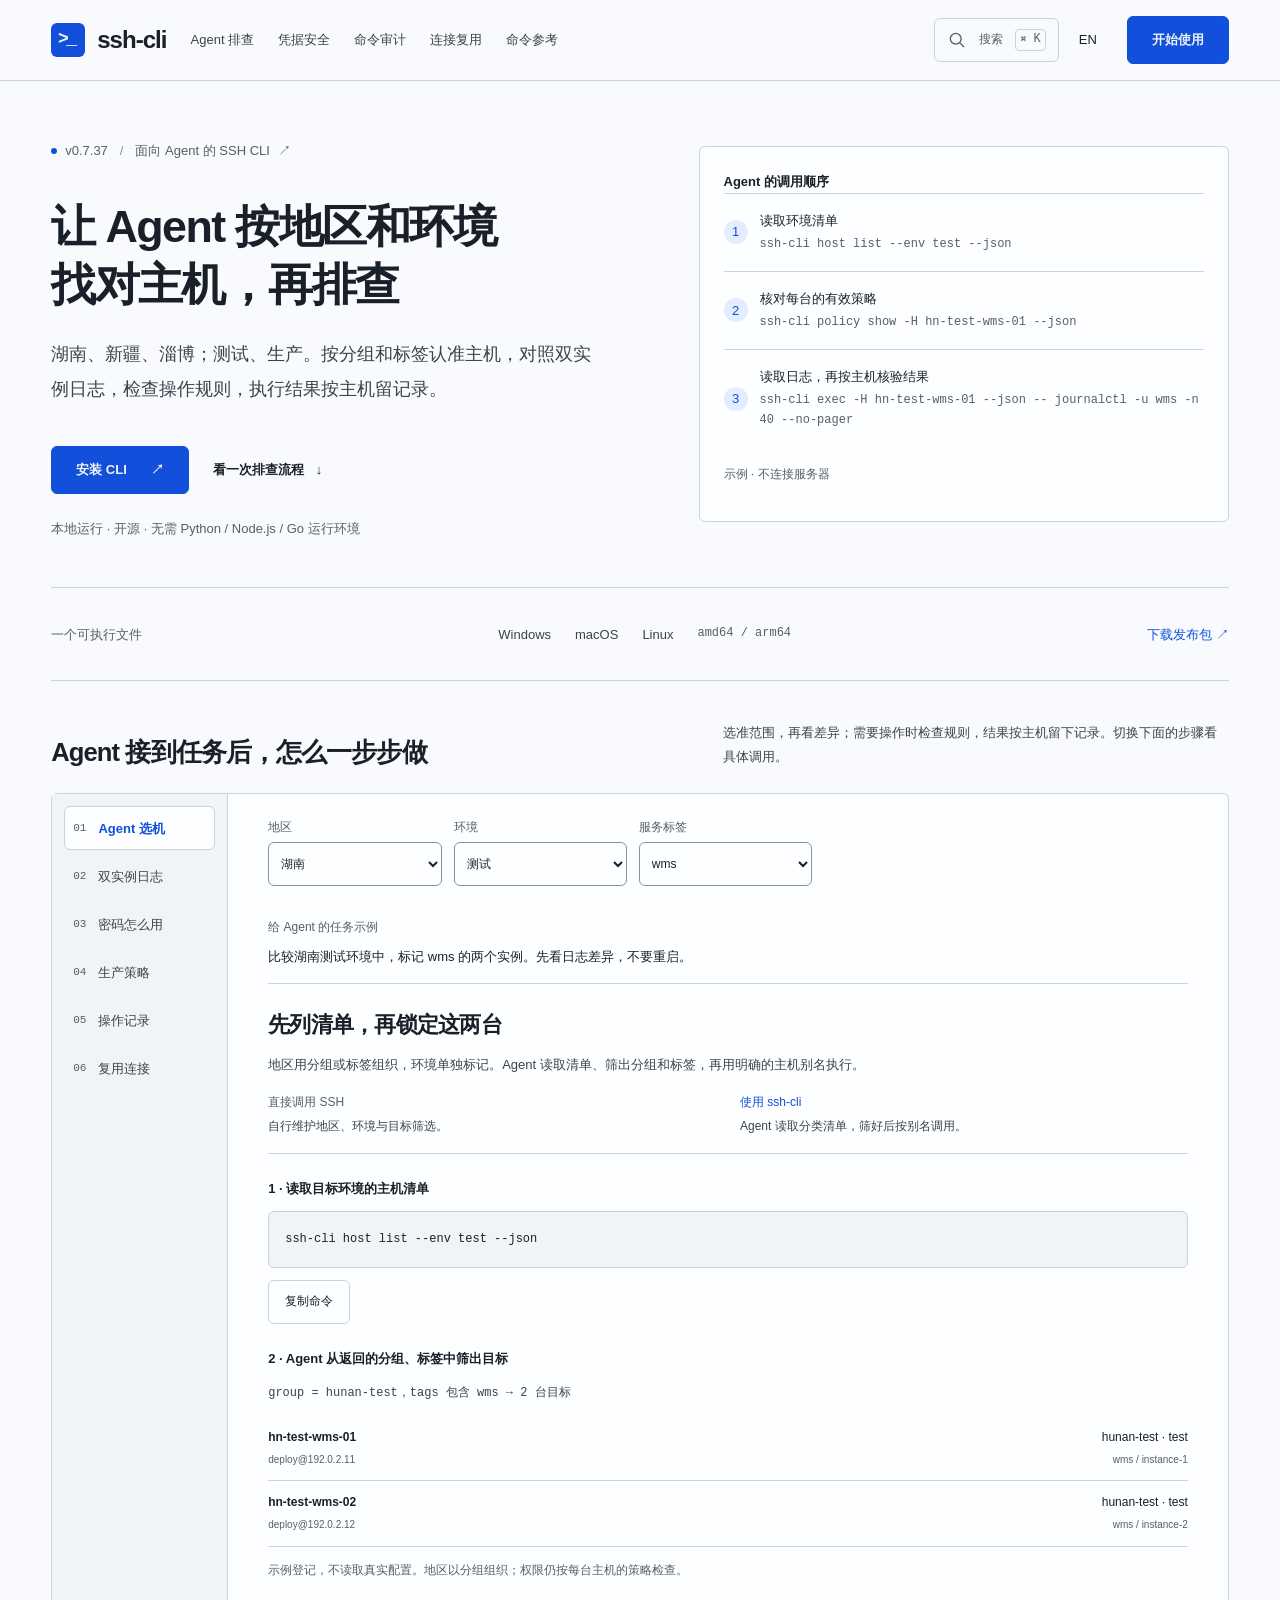
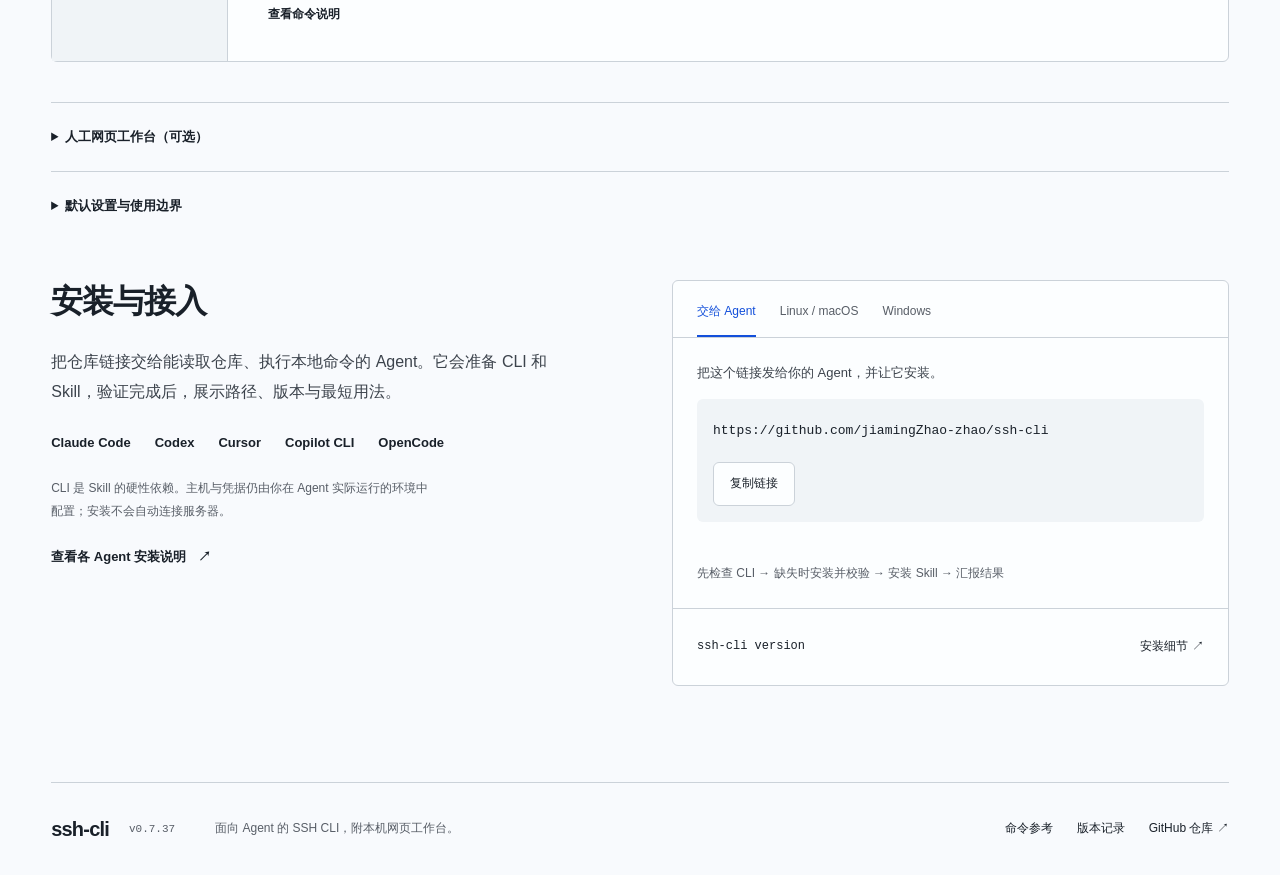
<file: website/index.html>
<!doctype html>
<html lang="zh-CN" class="no-js no-flow">
<head>
  <meta charset="utf-8">
  <meta name="viewport" content="width=device-width, initial-scale=1">
  <meta http-equiv="Content-Security-Policy" content="default-src 'none'; script-src 'self'; style-src 'self'; img-src 'self'; connect-src 'none'; base-uri 'none'; form-action 'none'">
  <meta name="description" content="面向 Agent 的 SSH 命令行工具：按地区、环境和标签选主机，对照双实例日志；本机凭据、生产策略、审计核验和连接复用，附可选网页工作台。">
  <meta name="theme-color" content="#f9fafc">
  <meta property="og:title" content="ssh-cli · 面向 Agent 的 SSH 命令行工具">
  <meta property="og:description" content="让 Agent 找对主机，再排查。按环境分类、对照日志、检查策略，执行结果按主机留记录。">
  <title>ssh-cli · 面向 Agent 的 SSH 命令行工具</title>
  <link rel="icon" type="image/svg+xml" href="favicon.svg">
  <link rel="stylesheet" href="tokens.css">
  <link rel="stylesheet" href="styles.css">
  <script src="policy-examples.js" defer></script>
  <script src="audit-examples.js" defer></script>
  <script src="operations.js" defer></script>
  <script src="app.js" defer></script>
</head>
<body>
  <a class="skip-link" href="#main" data-i18n="skip">跳到内容</a>
  <header class="topbar">
    <div class="container topbar-inner">
      <a class="wordmark" href="#" aria-label="ssh-cli"><span class="brand-mark" aria-hidden="true">&gt;_</span>ssh-cli</a>
      <nav class="topnav" aria-label="主导航" data-i18n-aria="mainNav"><a href="#agent" data-i18n="navAgent">Agent 排查</a><a href="#credentials" data-i18n="navCredentials">凭据安全</a><a href="#records" data-i18n="navRecords">命令审计</a><a href="#performance" data-i18n="navPerformance">连接复用</a><a href="commands.html" data-command-reference data-i18n="navCommands">命令参考</a></nav>
      <div class="header-actions">
        <button class="search-trigger" id="search-open" type="button" aria-label="搜索功能与命令" data-i18n-aria="searchOpen"><svg viewBox="0 0 24 24" aria-hidden="true"><circle cx="10.5" cy="10.5" r="6.5"/><path d="m16 16 4 4"/></svg><span data-i18n="search">搜索</span><kbd>⌘ K</kbd></button>
        <button class="language-button" id="language" type="button" aria-label="Switch to English">EN</button>
        <a class="button primary header-cta" href="#install" data-i18n="start">开始使用</a>
      </div>
    </div>
  </header>

  <main id="main">
    <section class="hero container" aria-labelledby="hero-title">
      <div class="hero-copy">
        <a class="release-link" href="https://github.com/jiamingZhao-zhao/ssh-cli/releases/tag/v0.7.37"><span class="release-dot" aria-hidden="true"></span>v0.7.37 <span class="release-separator">/</span><span data-i18n="release">面向 Agent 的 SSH CLI</span><span aria-hidden="true">↗</span></a>
        <h1 id="hero-title"><span data-i18n="heroLine1">让 Agent 按地区和环境</span><br><span data-i18n="heroLine2">找对主机，再排查</span></h1>
        <p class="hero-lead" data-i18n="heroLead">湖南、新疆、淄博；测试、生产。按分组和标签认准主机，对照双实例日志，检查操作规则，执行结果按主机留记录。</p>
        <div class="hero-actions"><a href="#install" class="button primary"><span data-i18n="heroStart">安装 CLI</span><span aria-hidden="true">↗</span></a><a href="#agent" class="text-link"><span data-i18n="heroTour">看一次排查流程</span><span aria-hidden="true">↓</span></a></div>
        <p class="hero-footnote" data-i18n="heroFootnote">本地运行 · 开源 · 无需 Python / Node.js / Go 运行环境</p>
      </div>
      <div class="hero-proof"><p class="small-label" data-i18n="proofTitle">Agent 的调用顺序</p><ol class="proof-steps"><li><span class="step-marker">1</span><div><strong data-i18n="proofHost">读取环境清单</strong><code>ssh-cli host list --env test --json</code></div></li><li><span class="step-marker">2</span><div><strong data-i18n="proofPolicy">核对每台的有效策略</strong><code>ssh-cli policy show -H hn-test-wms-01 --json</code></div></li><li><span class="step-marker">3</span><div><strong data-i18n="proofExecute">读取日志，再按主机核验结果</strong><code>ssh-cli exec -H hn-test-wms-01 --json -- journalctl -u wms -n 40 --no-pager</code></div></li></ol><p class="ops-note" data-i18n="example">说明型示例 · 不连接服务器</p></div>
    </section>

    <div class="compatibility container" aria-label="支持的平台" data-i18n-aria="platforms"><span data-i18n="platformLabel">一个可执行文件</span><span>Windows</span><span>macOS</span><span>Linux</span><span class="compatibility-arch">amd64 / arm64</span><a href="https://github.com/jiamingZhao-zhao/ssh-cli/releases" data-i18n="download">下载发布包 ↗</a></div>

    <section class="agent-flow container" id="agent" aria-labelledby="flow-title">
      <div class="section-intro"><h2 id="flow-title" data-ops-i18n="flowTitle">Agent 接到任务后，怎么一步步做</h2><p data-ops-i18n="flowLead">选准范围，再看差异；需要操作时检查规则，结果按主机留下记录。切换下面的步骤看具体调用。</p></div>
      <noscript><p class="no-script">交互示例需要 JavaScript；下方保留主要说明，也可查看 <a href="commands.html">命令参考</a>。</p></noscript><div class="flow-layout" id="flow-frame"><div class="flow-rail" id="flow-tabs" role="tablist" aria-label="Agent 排查流程" aria-orientation="vertical"><button type="button" id="flow-targets" role="tab" aria-controls="targets" aria-selected="true" tabindex="0" data-flow="targets"><span aria-hidden="true">01</span><strong data-ops-i18n="scopeTab">Agent 选机</strong></button><button type="button" id="flow-logs" role="tab" aria-controls="logs" aria-selected="false" tabindex="-1" data-flow="logs"><span aria-hidden="true">02</span><strong data-ops-i18n="logsTab">双实例日志</strong></button><button type="button" id="flow-credentials" role="tab" aria-controls="credentials" aria-selected="false" tabindex="-1" data-flow="credentials"><span aria-hidden="true">03</span><strong data-ops-i18n="credentialsTab">密码怎么用</strong></button><button type="button" id="flow-lab" role="tab" aria-controls="lab" aria-selected="false" tabindex="-1" data-flow="lab"><span aria-hidden="true">04</span><strong data-ops-i18n="policyTab">生产策略</strong></button><button type="button" id="flow-records" role="tab" aria-controls="records" aria-selected="false" tabindex="-1" data-flow="records"><span aria-hidden="true">05</span><strong data-ops-i18n="recordsTab">操作记录</strong></button><button type="button" id="flow-performance" role="tab" aria-controls="performance" aria-selected="false" tabindex="-1" data-flow="performance"><span aria-hidden="true">06</span><strong data-ops-i18n="reuseTab">复用连接</strong></button></div><div class="flow-content">
      <div class="ops-context" id="ops-context"><div class="ops-filters"><label><span data-ops-i18n="region">地区</span><select id="ops-region"><option value="hunan">湖南</option></select></label><label><span data-ops-i18n="environment">环境</span><select id="ops-env"><option value="test">测试</option></select></label><label><span data-ops-i18n="service">服务标签</span><select id="ops-service"><option value="wms">wms</option><option value="api">api</option></select></label></div><p class="ops-request"><span data-ops-i18n="taskLabel">给 Agent 的任务示例</span><strong id="ops-request">比较湖南测试环境中 wms 的两个实例，先看日志，不要重启。</strong></p></div>
      <section class="flow-panel" id="targets" role="tabpanel" aria-labelledby="flow-targets"><h3 data-ops-i18n="scopeTitle">先列清单，再锁定这两台</h3><p class="ops-lead" data-ops-i18n="scopeLead">地区用分组或标签组织，环境单独标记。Agent 读取清单、筛出分组和标签，再用明确的主机别名执行。</p><dl class="ops-difference"><div><dt data-ops-i18n="before">直接调用 SSH</dt><dd data-ops-i18n="scopeBefore">自行维护地区、环境与目标筛选。</dd></div><div><dt data-ops-i18n="after">使用 ssh-cli</dt><dd data-ops-i18n="scopeAfter">Agent 读取分类清单，筛好后按别名调用。</dd></div></dl><h4 data-ops-i18n="listLabel">1 · 读取目标环境的主机清单</h4><div class="ops-command"><pre><code id="ops-list-command">ssh-cli host list --env test --json</code></pre><button type="button" class="copy-button" data-ops-copy="ops-list-command" data-ops-i18n="copy">复制命令</button><p class="copy-status" role="status" aria-live="polite"></p><textarea class="manual-copy" readonly hidden aria-label="手动复制命令"></textarea></div><h4 data-ops-i18n="selectedLabel">2 · Agent 从返回的分组、标签中筛出目标</h4><p id="ops-selection" class="ops-selection">group = hunan-test，tags 包含 wms → 2 台目标</p><ul class="ops-hosts" id="ops-hosts"><li><strong>hn-test-wms-01</strong><small>hunan-test · test · wms</small></li><li><strong>hn-test-wms-02</strong><small>hunan-test · test · wms</small></li></ul><p class="ops-note" data-ops-i18n="scopeNote">下方是说明型示例登记，不读取你的真实配置。地区不是额外的内置权限层。</p><a id="ops-scope-docs" class="text-link" href="commands.html#host-list" data-i18n="featureDocs">查看命令说明 ↗</a></section>
      <section class="flow-panel" id="logs" role="tabpanel" aria-labelledby="flow-logs" hidden><h3 data-ops-i18n="logsTitle">把两台实例的日志放在一起看</h3><p class="ops-lead" data-ops-i18n="logsLead">读取同一服务的最近日志，结果带着各自主机身份。差异交给 Agent 分析，先核验再决定是否操作。</p><dl class="ops-difference"><div><dt data-ops-i18n="before">直接调用 SSH</dt><dd data-ops-i18n="logsBefore">自行给多台输出补主机身份、整理结果。</dd></div><div><dt data-ops-i18n="after">使用 ssh-cli</dt><dd data-ops-i18n="logsAfter">JSON 保留主机和状态，便于 Agent 对照。</dd></div></dl><h4 data-ops-i18n="logsCommand">对已核对的两个别名读取日志</h4><div class="ops-command"><pre><code id="ops-log-command">ssh-cli exec -H hn-test-wms-01 -H hn-test-wms-02 --env test --parallel 2 --json -- journalctl -u wms -n 40 --no-pager</code></pre><button type="button" class="copy-button" data-ops-copy="ops-log-command" data-ops-i18n="copy">复制命令</button><p class="copy-status" role="status" aria-live="polite"></p><textarea class="manual-copy" readonly hidden aria-label="手动复制命令"></textarea></div><div class="ops-logs" id="ops-logs"></div><p class="ops-finding" data-ops-i18n="logsFinding">实例 1 出现数据库连接超时，实例 2 正常。先核对实例配置、版本与数据库连通性；这些日志还不足以确定根因。</p><p class="ops-note" data-ops-i18n="logsExample">示例日志，非服务器实测。页面不执行命令，也不实时诊断。</p><div class="ops-links"><a href="#records" class="text-link" data-ops-i18n="auditJump">接着看操作记录 ↓</a><a id="ops-log-docs" class="text-link" href="commands.html#exec" data-i18n="featureDocs">查看命令说明 ↗</a></div></section>
    <section class="credentials-section flow-panel" id="credentials" role="tabpanel" aria-labelledby="flow-credentials" hidden>
      <div class="credential-intro"><p class="small-label" data-i18n="credentialEyebrow">密码与凭据</p><h3 id="credentials-title" data-i18n="credentialTitle">凭据在本机登记，Agent 调用只写别名</h3><p data-i18n="credentialLead">你输入一次密码，ssh-cli 加密保存。日常调用使用主机别名，不用反复把密码贴进对话或命令。</p><p class="credential-boundary" data-i18n="credentialBoundary">加密保存不等于隔离 Agent。以你的系统账号运行、能访问密钥和凭据的程序，仍可能取得密码。</p><a class="text-link" href="#credential-details" data-open-credential-details data-i18n="credentialMore">保存方式与使用边界 ↓</a></div>
      <div class="credential-demo">
        <div class="credential-tabs" role="tablist" aria-label="密码使用流程" data-i18n-aria="credentialTabs"><button type="button" id="credential-register" role="tab" aria-selected="true" aria-controls="credential-panel" data-credential="register" data-i18n="credentialRegister">登记一次</button><button type="button" id="credential-use" role="tab" aria-selected="false" aria-controls="credential-panel" tabindex="-1" data-credential="use" data-i18n="credentialUse">按别名调用</button><button type="button" id="credential-storage" role="tab" aria-selected="false" aria-controls="credential-panel" tabindex="-1" data-credential="storage" data-i18n="credentialStorage">怎么保存</button></div>
        <div class="credential-panel" id="credential-panel" role="tabpanel" tabindex="0" aria-labelledby="credential-register"><p class="credential-position" id="credential-position">01 / 03</p><h3 id="credential-step-title">由你在本机输入密码</h3><p id="credential-step-description">先建立 app-test 分组，再在自己的终端登记主机。出现 Password: 时输入，字符不会显示；也可以在本机网页工作台添加。</p><pre><code id="credential-command">ssh-cli host add demo-test --group app-test --host 192.0.2.10 --user deploy</code></pre><p class="credential-note" id="credential-note">ssh-cli 拒绝明文 --password 参数。自动化登记可用 --password-stdin，但输入来源仍由你安全提供。</p><dl class="credential-files" id="credential-files" hidden><div><dt>hosts.yaml</dt><dd data-i18n="credentialConfig">主机信息和密码引用，不保存密码原文。</dd></div><div><dt>secrets.json</dt><dd data-i18n="credentialCipher">加密后的密码，认证时由本机进程解密。</dd></div><div><dt data-i18n="credentialKeyLabel">解密用的主密钥</dt><dd data-i18n="credentialKey">优先使用系统凭据库；也支持环境变量和本地密钥文件。</dd></div></dl><div class="credential-actions"><button type="button" class="copy-button" id="copy-credential" data-i18n="copyCommand">复制命令</button><a class="text-link" id="credential-docs" href="commands.html#host-add" data-i18n="credentialDocs">查看这一步的用法 ↗</a></div><p class="copy-status" id="credential-copy-status" role="status" aria-live="polite"></p><textarea class="manual-copy" id="credential-manual-copy" readonly hidden aria-label="手动复制示例命令" data-i18n-aria="credentialManualCopy"></textarea></div>
        <p class="credential-inert" data-i18n="credentialInert">流程演示：本页不接收密码，不读取你的配置，也不连接服务器。</p>
      </div>
      <p class="credential-reference"><span data-i18n="credentialReference">本机密文保存、配置使用引用，思路参考 </span><a href="https://github.com/sleepinginsummer/agent-database-cli">agent-database-cli ↗</a></p><details class="credential-details" id="credential-details"><summary data-i18n="credentialDetails">加密、密钥和日志，分别保护什么？</summary><dl><div><dt data-i18n="credentialAtRestTitle">密码文件</dt><dd data-i18n="credentialAtRest">密码使用 ChaCha20-Poly1305 加密并校验完整性。配置只存引用；单独拿到配置或密码密文文件，不能直接读出密码。</dd></div><div><dt data-i18n="credentialMasterTitle">主密钥</dt><dd data-i18n="credentialMaster">依次尝试系统凭据库、SSH_CLI_MASTER_KEY、本地 master.key。系统凭据库不可用而回退到文件时会提示。主密钥与密文同时泄露，仍可被解密；主密钥丢失后，已有密码也可能无法恢复。</dd></div><div><dt data-i18n="credentialRecordsTitle">使用与记录</dt><dd data-i18n="credentialRecords">主机列表不返回已保存的密码原文。审计和历史会尝试脱敏，但不能识别所有秘密；不要把密码写进远端命令或聊天。需要时也可选择私钥或 SSH agent，私钥认证同样是 OpenSSH 已有能力。</dd></div></dl></details>
    </section>

    <section class="policy-lab flow-panel" id="lab" role="tabpanel" aria-labelledby="flow-lab" hidden>
      <div class="section-intro"><h3 id="lab-title" data-i18n="labTitle">生产环境要拦哪些操作，先定下来</h3><p data-i18n="labLead">CLI 默认按生产只读上限检查。危险命令清单需显式启用和选择规则；下面可查看实际检查结果。</p></div><dl class="ops-difference"><div><dt data-ops-i18n="before">直接调用 SSH</dt><dd data-ops-i18n="policyBefore">主要依赖远端账号权限与调用方检查。</dd></div><div><dt data-ops-i18n="after">使用 ssh-cli</dt><dd data-ops-i18n="policyAfter">CLI 发送前再按环境、分组和主机规则检查。</dd></div></dl>
      <div class="lab-controls">
        <div><label for="lab-host" data-i18n="labHost">目标主机</label><select id="lab-host"><option value="test">demo-test · test / standard</option><option value="prod">demo-prod · prod / readonly</option></select></div>
        <div><label for="lab-command" data-i18n="labCommand">待检查命令</label><select id="lab-command"><option value="disk">df -h /</option><option value="script">bash /opt/app/deploy.sh restart</option><option value="restart" selected>systemctl restart nginx</option><option value="format">mkfs.ext4 /dev/demo-disk</option></select></div>
        <div><label for="lab-scope" data-i18n="labScope">危险命令目录中的 mkfs 规则</label><select id="lab-scope"><option value="off" data-i18n="labScopeOff">未启用（默认）</option><option value="prod" data-i18n="labScopeProd">启用规则 · 默认仅 prod</option><option value="both" data-i18n="labScopeBoth">启用规则 · prod 和 test</option></select></div>
      </div>
      <p class="lab-config-note" data-i18n="labConfigNote">test 使用内置 standard，prod 使用 readonly。重启需要确认；明确的脚本调用可直接允许。所有结果只做策略解释，不执行命令。</p>
      <p id="lab-confirmation-entry" class="lab-confirmation-entry"><a id="lab-confirmation-link" href="#confirm-guide" data-i18n="labConfirmation">查看具体确认步骤 ↗</a></p>
      <div class="lab-result-layout">
        <div class="lab-explanation"><div class="lab-result-header" role="status" aria-live="polite"><span class="lab-decision" id="lab-decision">CONFIRM</span><span class="lab-exit" id="lab-exit">policy explain · exit 0</span></div><h3 id="lab-result-title">需要人工确认</h3><p id="lab-result-description">规则允许继续检查，但实际执行需要交互式确认。非交互 Agent 应在这里停下。</p><dl class="lab-facts"><div><dt data-i18n="labMode">有效模式</dt><dd id="lab-mode">standard</dd></div><div><dt data-i18n="labEnforced">危险规则在本机生效</dt><dd id="lab-enforced">false</dd></div><div><dt data-i18n="labActive">选中的生效规则</dt><dd id="lab-active">—</dd></div></dl><p class="lab-check-label" data-i18n="labCheckLabel">在自己的配置中检查同一条命令：</p><pre class="lab-check"><code id="lab-check-command"></code></pre><button type="button" id="copy-lab" class="copy-button" data-i18n="labCopy">复制检查命令</button><p id="lab-copy-status" class="copy-status" role="status"></p><textarea id="lab-manual-copy" class="manual-copy" readonly hidden aria-label="手动复制检查命令" data-i18n-aria="labManualCopy"></textarea></div>
        <details class="lab-output"><summary class="lab-output-heading"><strong data-i18n="labOutput">检查结果（JSON）</strong><span>v0.7.37</span></summary><pre><code id="lab-json"></code></pre><p data-i18n="labOutputNote">这里展示的是检查结果，命令并没有被执行。页面也不会读取你的主机配置或连接服务器。</p></details>
      </div>
      <details class="lab-details"><summary data-i18n="labConfig">示例里的规则是什么</summary><p data-i18n="labConfigBody">dev 的权限上限是 admin，默认策略仍为 standard；test 的上限和默认策略都是 standard，彼此不影响。示例中的脚本调用在 standard 下允许，systemctl restart 仍需确认，prod 仍按 readonly 拒绝写操作。mkfs 的危险目录规则是否启用、在哪些环境生效，由上方选项决定。</p><a href="commands.html#policy-explain" id="lab-reference" class="text-link" data-i18n="labSource">查看策略检查用法 ↗</a></details>
<details id="confirm-guide" class="confirmation-guide"><summary data-i18n="confirmDemoTitle">需要确认时，怎么继续？</summary><p class="confirmation-note" data-i18n="confirmDemoNote">页面只演示确认输入，不连接服务器。</p><pre><code>ssh-cli exec -H demo-test -- systemctl restart nginx</code></pre><form id="confirmation-form" novalidate><label for="confirmation-alias" data-i18n="confirmDemoLabel">输入 demo-test，再检查输入</label><div class="confirmation-input-row"><input id="confirmation-alias" type="text" autocomplete="off" spellcheck="false" maxlength="128" aria-describedby="confirmation-feedback"><button type="submit" id="confirmation-check" disabled data-i18n="confirmDemoButton">检查输入</button></div><p id="confirmation-feedback" class="confirmation-feedback" role="status" aria-live="polite" data-state="default"></p></form><details id="confirmation-details"><summary data-i18n="confirmMore">生产变更与确认边界</summary><p data-i18n="confirmProduction"></p><pre><code>ssh-cli elevate demo-prod --ttl 15m --reason 'restart nginx after review' -- systemctl restart nginx</code></pre><p data-i18n="confirmTTY"></p><a id="confirmation-elevate-docs" class="text-link" href="commands.html#elevate" data-i18n="confirmLink">查看单次提权用法 ↗</a></details></details>
    </section>



      <section class="flow-panel" id="records" role="tabpanel" aria-labelledby="flow-records" hidden><h3 data-ops-i18n="recordsTitle">哪台主机做了什么，按记录核对</h3><p class="ops-lead" data-ops-i18n="recordsLead">CLI 执行、上传、下载等按主机记下命令和结果。可启用 HMAC 完整性保护，核验记录是否被修改、删除或截断。</p><dl class="ops-difference"><div><dt data-ops-i18n="before">直接调用 SSH</dt><dd data-ops-i18n="auditBefore">自行收集调用记录并做完整性保护。</dd></div><div><dt data-ops-i18n="after">使用 ssh-cli</dt><dd data-ops-i18n="auditAfter">按主机记录，可启用完整性核验。</dd></div></dl><div class="ops-toggle" role="group" data-ops-aria="auditGroup"><button type="button" data-audit-case="original" aria-pressed="true" data-ops-i18n="original">完整记录</button><button type="button" data-audit-case="tampered" aria-pressed="false" data-ops-i18n="tampered">修改一条</button><button type="button" data-audit-case="deleted" aria-pressed="false" data-ops-i18n="deleted">删除日志</button></div><ul class="ops-audit-rows" id="ops-audit-rows"></ul><p id="ops-audit-empty" class="ops-note" hidden data-ops-i18n="auditMissing">示例日志已移除，保留的校验基线仍能发现缺失。</p><div class="ops-verification" role="status" aria-live="polite"><strong id="ops-audit-status"></strong><pre id="ops-audit-output"></pre></div><div class="ops-command"><pre><code id="ops-verify-command">ssh-cli audit verify --json</code></pre><button type="button" class="copy-button" data-ops-copy="ops-verify-command" data-ops-i18n="copy">复制命令</button><p class="copy-status" role="status" aria-live="polite"></p><textarea class="manual-copy" readonly hidden aria-label="手动复制命令"></textarea></div><p class="ops-note" data-ops-i18n="auditNote">示例记录未对应远端执行；三种校验结果由实际审计模块生成。点击只切换展示，不修改你的日志。</p><p class="ops-boundary" data-ops-i18n="auditBoundary">本机保护不等于不可变存证：密钥被取得，或日志与校验基线一起回滚，超出本机校验边界。</p><details class="ops-details"><summary data-ops-i18n="auditMore">启用保护与写入保障</summary><p data-ops-i18n="auditSetup">首次 audit protect 由你在终端确认。可再启用审计不可写则拒绝新操作；重要场景把校验基线保存在独立可信位置。</p><pre><code>ssh-cli audit protect
ssh-cli audit configure --require-writable
ssh-cli audit list -g hunan-test --env test --source cli --json</code></pre></details></section>
      <section class="flow-panel" id="performance" role="tabpanel" aria-labelledby="flow-performance" hidden><h3 data-ops-i18n="performanceTitle">连续查几条命令，可以复用 SSH 连接</h3><p class="ops-lead" data-ops-i18n="performanceLead">同一主机的连接仍有效时，后续 exec 可复用它，减少重复握手和认证。每条命令的策略仍会重新检查。</p><div class="ops-toggle" role="group" data-ops-aria="reuseGroup"><button type="button" data-reuse="on" aria-pressed="true" data-ops-i18n="reuse">启用复用</button><button type="button" data-reuse="off" aria-pressed="false" data-ops-i18n="direct">默认直连</button></div><strong class="ops-reuse-count" id="ops-reuse-count"></strong><div class="ops-reuse-diagram" id="ops-reuse-diagram"><p>daemon serve → exec --daemon</p></div><p class="ops-note" id="ops-reuse-note">先单独启动 daemon，仅复用无需确认的 exec；默认调用仍为直连。</p><details class="ops-details"><summary data-i18n="scenarioDocs">查看命令参数 ↗</summary><div class="ops-command"><pre><code id="ops-reuse-command"></code></pre><button type="button" class="copy-button" data-ops-copy="ops-reuse-command" data-ops-i18n="copy">复制命令</button><p class="copy-status" role="status" aria-live="polite"></p><textarea class="manual-copy" readonly hidden aria-label="手动复制命令"></textarea></div><a id="ops-reuse-docs" class="text-link" href="commands.html#daemon-serve" data-i18n="featureDocs">查看命令说明 ↗</a></details><p class="ops-note" data-ops-i18n="reuseCondition">示意条件：同一台主机，连接未断开、未过期。复用失败不自动回退，也不重放命令。</p><details class="ops-details"><summary data-ops-i18n="moreBenefits">还有哪些现成步骤，与直接 SSH 调用有什么不同？</summary><div class="ops-comparison"><table><thead><tr><th data-ops-i18n="task">日常任务</th><th data-ops-i18n="plain">Agent 直接用 ssh / scp</th><th data-ops-i18n="provided">ssh-cli 提供的流程</th></tr></thead><tbody><tr><th data-ops-i18n="rowScope">整理多机结果</th><td data-ops-i18n="plainScope">调用方整理主机身份、输出和退出状态。</td><td data-ops-i18n="providedScope">JSON 带主机、环境、结果状态，方便合并比较。</td></tr><tr><th data-ops-i18n="rowFiles">替换远端文件</th><td data-ops-i18n="plainFiles">自行安排备份、暂存和结果核对。</td><td data-ops-i18n="providedFiles">暂存后提交；可选 --backup，传输结果带校验信息。</td></tr><tr><th data-ops-i18n="rowUnknown">响应中断</th><td data-ops-i18n="plainUnknown">调用方判断远端是否已执行。</td><td data-ops-i18n="providedUnknown">用 unknown 标记不确定结果，供核验；不自动重跑。</td></tr><tr><th data-ops-i18n="rowParallel">多机检查</th><td data-ops-i18n="plainParallel">自行组织并发和结果归属。</td><td data-ops-i18n="providedParallel">exec 可显式并发，最多 4 台；仍整体检查策略。</td></tr></tbody></table></div><p class="ops-note" data-ops-i18n="fair">OpenSSH 也支持密钥、跳板和连接复用。这里的便利是把分类、检查、结果和审计接成一套 Agent 调用流程，不是每一项都独有。</p></details></section>
      </div></div>
    </section>

    <details class="workbench-optional container" id="workbench-optional"><summary data-ops-i18n="uiOptional">人工网页工作台（可选）</summary><p class="optional-lead" data-ops-i18n="uiOptionalLead">多标签终端、文件目录、拖拽上传下载和监控。需要人工接手时再打开。</p>    <section class="workbench-section" id="workbench" aria-label="Local workbench">
      <div class="feature-explorer">
        <div class="feature-rail"><div class="rail-heading"><span class="brand-mark small" aria-hidden="true">&gt;_</span><strong data-i18n="railTitle">你的 SSH 工作台</strong></div><label for="feature-mobile" class="feature-mobile-label" data-i18n="featureSelect">选择功能</label><select id="feature-mobile" class="feature-mobile" aria-controls="feature-panel"><option value="terminal">终端</option></select><div id="feature-tabs" role="tablist" aria-label="功能模块" data-i18n-aria="featureModules" aria-orientation="vertical"></div><p class="rail-footnote" data-i18n="railFootnote">同一份配置。网页、CLI 与 Agent 共用。</p></div>
        <article class="feature-panel" id="feature-panel" role="tabpanel" tabindex="0" aria-labelledby="tab-terminal">
          <div class="feature-panel-meta"><span class="feature-position" id="feature-position">01 / 11</span><span class="feature-category" id="feature-category">日常高频</span></div>
          <h3 id="feature-title">终端、文件和主机监控</h3>
          <p class="feature-description" id="feature-description">多标签终端、目录树、传输队列与主机监控在一个工作区。排查、传文件、回看历史，始终围绕当前主机。</p>
          <div class="feature-proof" id="feature-proof"><div class="feature-proof-label" data-i18n="featureProof">用现有命令完成</div><pre><code id="feature-command">ssh-cli ui
ssh-cli exec -H demo --json -- df -h
ssh-cli upload -H demo ./app.jar /tmp/app.jar --json</code></pre></div>
          <div class="feature-benefits" id="feature-benefits"></div>
          <details class="feature-instructions"><summary data-i18n="featureSteps">具体操作步骤</summary><ol id="feature-steps"></ol></details>
          <div class="agent-note"><span class="note-symbol" aria-hidden="true">↳</span><div><strong data-i18n="agentAngle">Agent 使用价值</strong><p id="feature-agent">人在终端里处理问题，Agent 用结构化命令做检查；共同使用明确的主机别名与配置。</p></div></div>
          <p class="feature-boundary" id="feature-boundary"></p>
          <a id="feature-docs" class="text-link" href="commands.html#ui"><span data-i18n="featureDocs">查看命令说明</span><span aria-hidden="true">↗</span></a>
        </article>
      </div>
      <noscript><p class="no-script">启用 JavaScript 可浏览全部 11 个模块；完整功能也可查看<a href="https://github.com/jiamingZhao-zhao/ssh-cli/blob/main/docs/usage.md">使用参考</a>。Enable JavaScript for the interactive tour, or read the linked reference.</p></noscript>
    </section>

</details>
    <details class="page-notes container"><summary data-i18n="boundariesTitle">默认设置与使用边界</summary>    <section class="boundaries" id="boundaries" aria-labelledby="boundaries-title">
      <div class="section-intro"><h2 id="boundaries-title" data-i18n="boundariesTitle">默认设置与使用边界</h2><p data-i18n="boundariesLead">以下以 v0.7.37 为准。CLI 策略、网页交互终端和本机凭据各有边界，接入前一起看清楚。</p></div>
      <dl class="boundary-table"><div><dt data-i18n="boundaryProd">生产环境</dt><dd><strong data-i18n="boundaryProdTitle">生产主机默认只读</strong><p data-i18n="boundaryProdBody">CLI 执行和文件变更仍检查只读权限。网页交互终端按远端账号权限运行，终端内不逐条检查命令策略。</p></dd></div><div><dt data-i18n="boundaryDanger">危险命令</dt><dd><strong data-i18n="boundaryDangerTitle">危险命令清单默认未开启拦截</strong><p data-i18n="boundaryDangerBody">先开启并选择规则，才会按这份清单拦截；启用后默认只在生产环境生效，可按需指定范围。</p></dd></div><div><dt data-i18n="boundaryHuman">人工确认</dt><dd><strong data-i18n="boundaryHumanTitle">需要确认的操作，无交互终端时拒绝</strong><p data-i18n="boundaryHumanBody">你在自己的终端重新运行命令，按提示输入主机别名。聊天里回复“同意”不会自动放行。普通 exec 在交互终端允许 --yes；终端检查不能证明操作者一定是真人。</p></dd></div><div><dt data-i18n="boundaryAudit">本地审计</dt><dd><strong data-i18n="boundaryAuditTitle">记录保存在本机，重要结果需另外留存</strong><p data-i18n="boundaryAuditBody">能同时修改记录和本地校验材料的人，仍可能破坏记录的可信度。重要场景需要独立保存记录，不能只依赖这一台电脑。</p></dd></div></dl>
    </section>

</details>
    <section class="install-section container" id="install" aria-labelledby="install-title">
      <div class="install-copy"><h2 id="install-title" data-i18n="installTitle">安装与接入</h2><p data-i18n="installLead">把仓库链接交给能读取仓库、执行本地命令的 Agent。它会准备 CLI 和 Skill，验证完成后，展示路径、版本与最短用法。</p><div class="client-list" aria-label="支持的 Agent"><span>Claude Code</span><span>Codex</span><span>Cursor</span><span>Copilot CLI</span><span>OpenCode</span></div><p class="install-note" data-i18n="installNote">CLI 是 Skill 的硬性依赖。主机与凭据仍由你在 Agent 实际运行的环境中配置；安装不会自动连接服务器。</p><a href="https://github.com/jiamingZhao-zhao/ssh-cli/blob/main/docs/skills.md" class="text-link" id="skill-guide"><span data-i18n="skillGuide">查看各 Agent 安装说明</span><span aria-hidden="true">↗</span></a></div>
      <div class="install-box"><div class="install-tabs" role="tablist" aria-label="安装方式" data-i18n-aria="installMethods"><button id="install-agent" data-install="agent" role="tab" aria-selected="true" aria-controls="install-panel" data-i18n="installAgent">交给 Agent</button><button id="install-unix" data-install="unix" role="tab" aria-selected="false" aria-controls="install-panel" tabindex="-1">Linux / macOS</button><button id="install-windows" data-install="windows" role="tab" aria-selected="false" aria-controls="install-panel" tabindex="-1">Windows</button></div><div id="install-panel" role="tabpanel" tabindex="0" aria-labelledby="install-agent"><p class="install-instruction" id="install-instruction">把这个链接发给你的 Agent，并让它安装。</p><div class="install-code"><pre><code id="install-command">https://github.com/jiamingZhao-zhao/ssh-cli</code></pre><button type="button" class="copy-button" id="copy-install" data-i18n="copy">复制链接</button></div><p id="copy-status" class="copy-status" role="status" aria-live="polite"></p><textarea id="manual-copy" class="manual-copy" readonly hidden aria-label="手动复制" data-i18n-aria="manualCopy"></textarea><p class="install-verification" id="install-verification">先检查 CLI → 缺失时安装并校验 → 安装 Skill → 汇报结果</p></div><div class="install-footer"><code>ssh-cli version</code><a href="https://github.com/jiamingZhao-zhao/ssh-cli/blob/main/INSTALL.md" data-i18n="installDetails">安装细节 ↗</a></div></div>
    </section>
  </main>
  <footer class="footer container"><a href="#" class="wordmark">ssh-cli<span class="footer-version">v0.7.37</span></a><p data-i18n="footerLine">面向 Agent 的 SSH CLI，附本机网页工作台。</p><div><a href="commands.html" data-command-reference data-i18n="navCommands">命令参考</a><a href="https://github.com/jiamingZhao-zhao/ssh-cli/releases/tag/v0.7.37" data-i18n="releaseNotes">版本记录</a><a href="https://github.com/jiamingZhao-zhao/ssh-cli" data-i18n="source">GitHub 仓库 ↗</a></div></footer>

  <dialog id="search-dialog" class="search-dialog" aria-labelledby="search-title"><div class="search-dialog-heading"><label id="search-title" for="feature-search" data-i18n="searchTitle">搜索功能与命令</label><button type="button" id="search-close" aria-label="关闭" data-i18n-aria="close">Esc</button></div><input id="feature-search" type="search" autocomplete="off" placeholder="如：文件、exec、--agent-key" data-i18n-placeholder="searchPlaceholder"><div id="search-results" class="search-results"></div><p class="search-hint" data-i18n="searchHint">↑ ↓ 选择 · Enter 打开 · Esc 关闭</p></dialog>
</body>
</html>
</file>
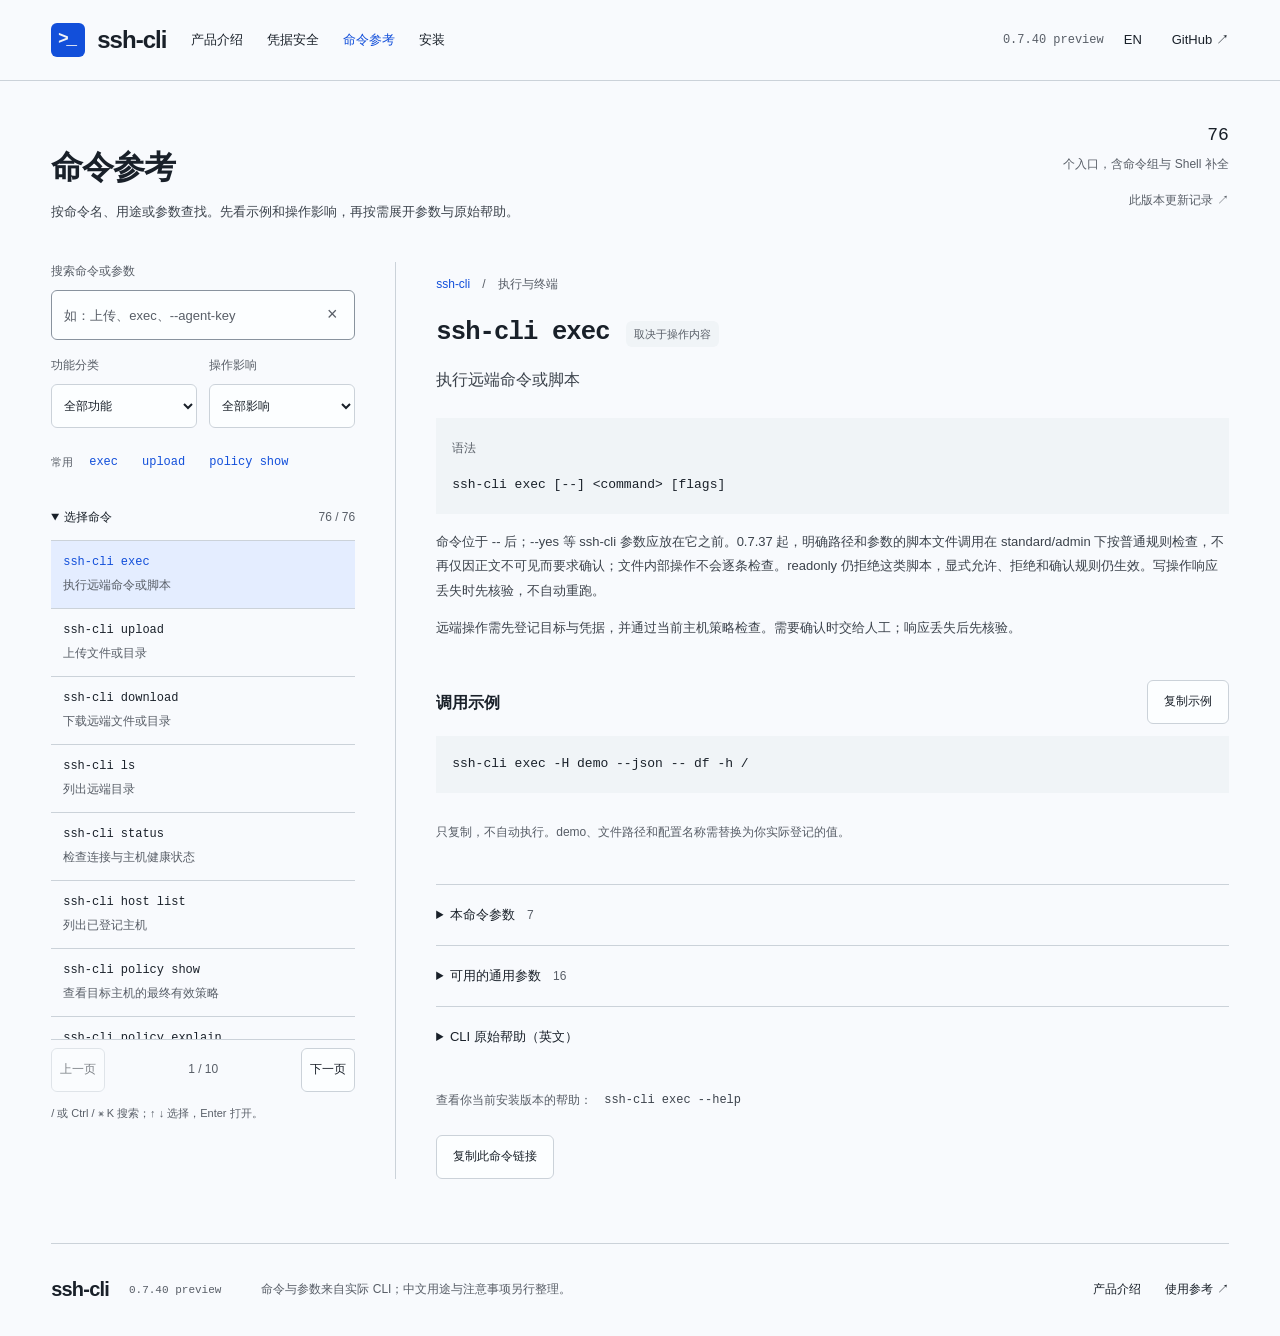
<file: website/commands.html>
<!doctype html>
<html lang="zh-CN" class="no-js">
<head>
  <meta charset="utf-8">
  <meta name="viewport" content="width=device-width, initial-scale=1">
  <meta http-equiv="Content-Security-Policy" content="default-src 'none'; script-src 'self'; style-src 'self'; img-src 'self'; connect-src 'none'; base-uri 'none'; form-action 'none'">
  <meta name="description" content="ssh-cli 命令参考：搜索命令、参数和用途，按功能筛选，查看语法、示例、操作影响与 0.7.40 候选版原始帮助。">
  <title>命令参考 · ssh-cli</title>
  <link rel="icon" href="favicon.svg" type="image/svg+xml">
  <link rel="stylesheet" href="tokens.css">
  <link rel="stylesheet" href="styles.css">
  <link rel="stylesheet" href="commands.css">
  <script src="command-data.js" defer></script>
  <script src="commands.js" defer></script>
</head>
<body class="reference-page">
  <a class="skip-link" href="#command-detail" data-copy="skip">跳到命令详情</a>
  <header class="topbar"><div class="container topbar-inner">
    <a class="wordmark" href="index.html"><span class="brand-mark" aria-hidden="true">&gt;_</span>ssh-cli</a>
    <nav class="reference-nav" aria-label="主导航" data-label="nav"><a href="index.html" data-copy="home">产品介绍</a><a href="index.html#credentials" data-credentials-link data-copy="credentials">凭据安全</a><a href="commands.html" aria-current="page" data-copy="reference">命令参考</a><a href="index.html#install" data-copy="install">安装</a></nav>
    <div class="header-actions"><span class="reference-version">0.7.40 preview</span><button type="button" id="language" class="language-button" aria-label="Switch to English">EN</button><a href="https://github.com/jiamingZhao-zhao/ssh-cli" class="reference-source">GitHub ↗</a></div>
  </div></header>
  <main class="container reference-main" id="main">
    <div class="reference-heading"><div><h1 data-copy="title">命令参考</h1><p data-copy="intro">按命令名、用途或参数查找。先看示例和操作影响，再按需展开参数与原始帮助。</p></div><p class="reference-provenance"><span id="command-total">75</span><span data-copy="entries">个入口，含命令组与 Shell 补全</span><a href="https://github.com/jiamingZhao-zhao/ssh-cli/releases" data-copy="source">版本更新记录 ↗</a></p></div>
    <div class="reference-layout">
      <aside class="reference-sidebar" aria-label="查找命令" data-label="browse">
        <div class="reference-search"><label for="command-query" data-copy="searchLabel">搜索命令或参数</label><div class="query-field"><input type="search" id="command-query" autocomplete="off" spellcheck="false" placeholder="如：上传、exec、--agent-key" data-placeholder="searchPlaceholder"><button type="button" id="clear-query" aria-label="清空搜索" data-label="clear">×</button></div></div>
        <div class="reference-filters"><div><label for="command-category" data-copy="category">功能分类</label><select id="command-category"></select></div><div><label for="command-effect" data-copy="effect">操作影响</label><select id="command-effect"></select></div></div>
        <div class="reference-shortcuts"><span data-copy="common">常用</span><button type="button" data-command="exec">exec</button><button type="button" data-command="upload">upload</button><button type="button" data-command="policy-show">policy show</button></div>
        <details class="command-results-disclosure" id="command-results-disclosure" open><summary><span data-copy="choose">选择命令</span><span id="command-match-count" role="status" aria-live="polite"></span></summary><div id="command-results" class="command-results"></div><div class="command-pager"><button type="button" id="previous-page" data-copy="previous">上一页</button><span id="page-state"></span><button type="button" id="next-page" data-copy="next">下一页</button></div></details>
        <p class="reference-search-hint" data-copy="searchHint">/ 或 Ctrl / ⌘ K 搜索；↑ ↓ 选择，Enter 打开。</p>
      </aside>
      <article class="command-detail" id="command-detail" aria-labelledby="command-title" tabindex="-1">
        <p class="command-breadcrumb"><a href="#root" id="command-parent" data-copy="allCommands">全部命令</a><span id="command-category-label"></span></p>
        <div class="command-title-row"><h2 id="command-title">ssh-cli exec</h2><span class="command-impact" id="command-impact"></span></div>
        <p class="command-purpose" id="command-purpose">执行远端命令或脚本</p>
        <div class="command-usage"><span data-copy="syntax">语法</span><pre><code id="command-usage">ssh-cli exec [--] &lt;command&gt; [flags]</code></pre></div>
        <div class="command-cautions" id="command-cautions"></div>
        <section class="command-example"><div class="command-subheading"><h3 data-copy="example">调用示例</h3><button type="button" class="copy-button" id="copy-command" data-copy="copy">复制示例</button></div><pre><code id="command-example">ssh-cli exec -H demo --json -- df -h /</code></pre><p class="copy-status" id="command-copy-status" role="status"></p><textarea id="command-copy-manual" class="manual-copy" readonly hidden aria-label="手动复制示例" data-label="manualCopy"></textarea><p class="example-caption" data-copy="exampleNote">只复制，不自动执行。demo、文件路径和配置名称需替换为你实际登记的值。</p></section>
        <section id="command-children-section" class="command-children-section"><h3 data-copy="subcommands">子命令</h3><div id="command-children" class="command-children"></div></section>
        <details class="reference-disclosure" id="local-flags-disclosure"><summary><span data-copy="parameters">本命令参数</span><span id="local-flag-count"></span></summary><p class="parameter-note" data-copy="parameterNote">类型与说明直接来自该版本 --help；默认值和可重复选项保留在原文中。</p><div id="command-flags" class="flag-list"></div></details>
        <details class="reference-disclosure"><summary><span data-copy="globalParameters">可用的通用参数</span><span id="global-flag-count"></span></summary><p class="parameter-note" data-copy="globalNote">只列出此命令实际继承的参数；本地同名参数优先。--json、--daemon 等仍受具体命令支持范围限制。</p><div id="command-global-flags" class="flag-list"></div></details>
        <details class="reference-disclosure"><summary data-copy="rawHelp">CLI 原始帮助（英文）</summary><pre class="raw-command-help" id="command-raw-help" tabindex="0"></pre></details>
        <p class="command-help-invocation"><span data-copy="installedHelp">查看你当前安装版本的帮助：</span><code id="command-help-call">ssh-cli exec --help</code></p>
        <div class="command-detail-footer"><button type="button" class="copy-button" id="copy-command-link" data-copy="copyLink">复制此命令链接</button><p class="copy-status" id="command-link-status" role="status"></p><textarea id="command-link-manual" class="manual-copy" readonly hidden aria-label="手动复制命令链接" data-label="manualLink"></textarea></div>
      </article>
    </div>
    <noscript><p class="no-script">命令搜索需要 JavaScript。也可在本地运行 <code>ssh-cli --help</code> 或阅读<a href="https://github.com/jiamingZhao-zhao/ssh-cli/blob/main/docs/usage.md">完整使用参考</a>。Search needs JavaScript; use CLI --help or the linked reference.</p></noscript>
  </main>
  <footer class="footer container"><a class="wordmark" href="index.html">ssh-cli<span class="footer-version">0.7.40 preview</span></a><p data-copy="footer">命令与参数来自实际 CLI；中文用途与注意事项另行整理。</p><div><a href="index.html" data-copy="home">产品介绍</a><a href="https://github.com/jiamingZhao-zhao/ssh-cli/blob/main/docs/usage.md" data-copy="usage">使用参考 ↗</a></div></footer>
</body>
</html>
</file>
<file: website/tokens.css>
:root {
  --color-paper: oklch(98.5% 0.004 250);
  --color-surface: oklch(96.5% 0.006 250);
  --color-raised: oklch(99.5% 0.002 250);
  --color-ink: oklch(24% 0.02 258);
  --color-body: oklch(38% 0.018 257);
  --color-muted: oklch(48% 0.016 257);
  --color-rule: oklch(86% 0.012 250);
  --color-strong-rule: oklch(66% 0.02 250);
  --color-accent: oklch(49% 0.22 263);
  --color-tint: oklch(94.5% 0.026 263);
  --color-dark: oklch(22% 0.016 260);
  --color-dark-raised: oklch(27% 0.018 260);
  --color-dark-rule: oklch(42% 0.016 260);
  --color-light: oklch(96% 0.006 250);
  --color-light-muted: oklch(78% 0.014 250);
  --color-signal: oklch(76% 0.12 166);
  --color-warning: oklch(80% 0.12 79);
  --color-error: oklch(49% 0.18 25);
  --color-success-ink: oklch(38% 0.11 166);
  --color-confirm-ink: oklch(41% 0.09 79);
  --color-backdrop: oklch(24% 0.02 258 / 0.4);
  --font-display: 'Space Grotesk', 'Bahnschrift', 'Microsoft YaHei', sans-serif;
  --font-body: 'Inter', 'Segoe UI', 'PingFang SC', 'Microsoft YaHei', sans-serif;
  --font-code: 'JetBrains Mono', 'Cascadia Code', 'SFMono-Regular', Consolas, monospace;
  --text-small: 0.8125rem;
  --text-body: 1rem;
  --text-lead: 1.125rem;
  --text-heading: clamp(1.75rem, 2.5vw, 2.5rem);
  --text-display: clamp(2rem, 3.5vw, 3.25rem);
  --space-2xs: 0.25rem;
  --space-xs: 0.5rem;
  --space-sm: 0.75rem;
  --space-md: 1rem;
  --space-lg: 1.5rem;
  --space-xl: 2.5rem;
  --space-2xl: 4rem;
  --space-3xl: 6rem;
  --space-4xl: 9rem;
  --radius-sm: 0.375rem;
  --radius-md: 0.375rem;
  --rule: 1px solid var(--color-rule);
  --ease-out: cubic-bezier(0.16, 1, 0.3, 1);
  --ease-in: cubic-bezier(0.7, 0, 0.84, 0);
  --ease-in-out: cubic-bezier(0.65, 0, 0.35, 1);
  --dur-micro: 120ms;
  --dur-short: 220ms;
  --z-sticky: 10;
}
</file>
<file: website/styles.css>
/* Hallmark · macrostructure: Workbench · genre: modern-minimal · theme: Cobalt · anchor hue: 263 · nav: N13 · footer: Ft2 · enrichment: interactive command examples */
/* Hallmark · pre-emit critique: P5 H5 E4 S5 R5 V4 · audience: agent users/operators · use: compare actual CLI handling, then inspect the human workspace · tone: precise, practical */
* { box-sizing: border-box; }
html { overflow-x: clip; scroll-padding-top: 6rem; }
body { margin: 0; overflow-x: clip; background: var(--color-paper); color: var(--color-ink); font: 400 var(--text-body)/1.65 var(--font-body); -webkit-font-smoothing: antialiased; }
button, input, textarea { font: inherit; }
button, a { -webkit-tap-highlight-color: transparent; }
button { cursor: pointer; }
button, a.button, .topnav a, .text-link, .footer a { white-space: nowrap; }
button { color: inherit; }
button:disabled { opacity: 0.55; cursor: wait; }
a { color: inherit; text-decoration: none; }
a:hover { color: var(--color-accent); }
a:active, button:active { opacity: 0.8; }
:focus-visible { outline: 2px solid var(--color-accent); outline-offset: 4px; }
button:focus-visible { outline-offset: 2px; }
::selection { background: var(--color-tint); color: var(--color-accent); }
svg { width: 1.25rem; height: 1.25rem; flex: none; fill: none; stroke: currentColor; stroke-width: 1.6; stroke-linecap: round; stroke-linejoin: round; }
pre, code, kbd { font-family: var(--font-code); }
pre { margin: 0; white-space: pre-wrap; overflow-wrap: anywhere; }
code { font-size: var(--text-small); }
h1, h2, h3, p { margin: 0; }
h1, h2, h3 { font-family: var(--font-display); font-style: normal; letter-spacing: -0.035em; overflow-wrap: anywhere; min-width: 0; }
h1 { font-size: var(--text-display); font-weight: 700; line-height: 1.3; }
h2 { font-size: var(--text-heading); line-height: 1.35; }
h3 { font-size: 1.75rem; line-height: 1.4; }
.container { width: min(100% - clamp(2rem, 8vw, 8rem), 78rem); margin-inline: auto; }
.accent { color: var(--color-accent); }
.small-label { font-size: var(--text-small); font-weight: 600; }
.skip-link { position: fixed; top: -6rem; left: var(--space-md); padding: var(--space-sm) var(--space-md); background: var(--color-ink); color: var(--color-light); z-index: var(--z-sticky); }
.skip-link:focus { top: var(--space-md); }
.topbar { position: sticky; top: 0; z-index: var(--z-sticky); background: var(--color-paper); border-bottom: var(--rule); }
.topbar-inner { display: flex; align-items: center; gap: var(--space-lg); min-height: 5rem; }
.wordmark { display: inline-flex; align-items: center; gap: var(--space-sm); font-family: var(--font-display); font-size: 1.5rem; font-weight: 700; letter-spacing: -0.04em; min-height: 2.75rem; }
.brand-mark { display: inline-flex; justify-content: center; align-items: center; width: 2.125rem; height: 2.125rem; color: var(--color-light); background: var(--color-accent); border-radius: var(--radius-sm); font-family: var(--font-code); font-size: 1.125rem; letter-spacing: -0.14em; padding-right: var(--space-2xs); }
.brand-mark.small { width: 1.5rem; height: 1.5rem; font-size: var(--text-small); }
.topnav { display: none; align-items: center; gap: var(--space-lg); }
.topnav a { display: inline-flex; align-items: center; gap: var(--space-xs); min-height: 2.75rem; font-size: var(--text-small); color: var(--color-body); }
.topnav a:hover { color: var(--color-accent); }
.header-actions { margin-left: auto; display: flex; gap: var(--space-sm); align-items: center; }
.search-trigger, .language-button { min-height: 2.75rem; padding: var(--space-xs); border: none; background: transparent; display: inline-flex; align-items: center; gap: var(--space-sm); }
.search-trigger { border: var(--rule); border-radius: var(--radius-sm); color: var(--color-muted); }
.search-trigger span, .search-trigger kbd, .header-actions .header-cta { display: none; }
kbd { border: var(--rule); padding-inline: var(--space-2xs); border-radius: var(--space-2xs); font-size: 0.75rem; }
.language-button { font-size: var(--text-small); min-width: 2.75rem; }
.button { display: inline-flex; align-items: center; justify-content: center; gap: var(--space-lg); min-height: 3rem; padding: var(--space-sm) var(--space-lg); border: var(--rule); border-radius: var(--radius-sm); font-size: var(--text-small); font-weight: 600; transition: transform var(--dur-micro) var(--ease-out); }
.button.primary { color: var(--color-light); background: var(--color-accent); border-color: var(--color-accent); }
.button.primary:hover { color: var(--color-light); }
.text-link { display: inline-flex; align-items: center; gap: var(--space-sm); min-height: 2.75rem; font-size: var(--text-small); font-weight: 600; }
.hero { display: grid; grid-template-columns: minmax(0, 1fr); gap: var(--space-xl); padding-block: var(--space-2xl); }
.release-link { display: inline-flex; align-items: center; gap: var(--space-xs); white-space: nowrap; font-size: var(--text-small); margin-bottom: var(--space-lg); min-height: 2.75rem; color: var(--color-muted); }
.release-dot { width: 0.375rem; height: 0.375rem; background: var(--color-accent); border-radius: 50%; }
.release-separator { color: var(--color-strong-rule); margin-inline: var(--space-2xs); }
.hero-lead { margin-top: var(--space-lg); color: var(--color-body); font-size: var(--text-lead); max-width: 30em; line-height: 1.9; }
.hero-actions { display: flex; align-items: center; flex-wrap: wrap; gap: var(--space-lg); margin-top: var(--space-xl); }
.hero-footnote { margin-top: var(--space-lg); color: var(--color-muted); font-size: var(--text-small); }
.hero-proof { min-width: 0; padding: var(--space-lg); border: var(--rule); border-radius: var(--radius-md); background: var(--color-raised); align-self: center; }
.proof-heading { display: flex; justify-content: space-between; gap: var(--space-md); flex-wrap: wrap; align-items: center; }
.example-label { color: var(--color-muted); font-size: 0.75rem; }
.proof-request { display: flex; align-items: baseline; gap: var(--space-xs); padding-block: var(--space-lg); font-size: var(--text-body); font-weight: 600; }
.prompt-mark { color: var(--color-accent); font-size: 1.5rem; }
.proof-steps { list-style: none; padding: 0; margin: 0; }
.proof-steps li { display: flex; align-items: center; gap: var(--space-sm); padding-block: var(--space-md); border-top: var(--rule); }
.step-marker { display: grid; place-items: center; flex: none; width: 1.5rem; height: 1.5rem; border-radius: 50%; background: var(--color-tint); color: var(--color-accent); font-size: var(--text-small); }
.proof-steps li div { min-width: 0; flex: 1; }
.proof-steps strong { display: block; font-size: var(--text-small); font-weight: 500; }
.proof-steps code { display: block; font-size: 0.75rem; color: var(--color-muted); overflow-wrap: anywhere; margin-top: var(--space-2xs); }
.step-note { font-size: 0.6875rem; color: var(--color-accent); background: var(--color-tint); padding: var(--space-2xs) var(--space-xs); border-radius: var(--space-2xs); }
.proof-outcome { border-block: var(--rule); background: var(--color-surface); padding: var(--space-md); margin-inline: calc(-1 * var(--space-lg)); }
.outcome-key { font: 400 0.75rem var(--font-code); color: var(--color-muted); margin-right: var(--space-md); }
.outcome-value { color: var(--color-ink); font-weight: 600; font-size: var(--text-small); }
.proof-outcome p { font-size: var(--text-small); color: var(--color-muted); margin-top: var(--space-xs); }
.proof-link { display: flex; align-items: center; justify-content: space-between; white-space: nowrap; font-size: var(--text-small); padding-top: var(--space-md); color: var(--color-accent); min-height: 2.75rem; gap: var(--space-sm); }
.compatibility { display: flex; gap: var(--space-md); align-items: center; flex-wrap: wrap; border-block: var(--rule); padding-block: var(--space-lg); font-size: var(--text-small); color: var(--color-body); }
.compatibility > span:first-child { color: var(--color-muted); margin-right: auto; }
.compatibility-arch { color: var(--color-muted); font-family: var(--font-code); font-size: 0.75rem; }
.compatibility a { min-height: 2.75rem; display: inline-flex; align-items: center; color: var(--color-accent); }
.section-intro { display: grid; gap: var(--space-md); margin-bottom: var(--space-xl); }
.section-intro p { color: var(--color-body); max-width: 40em; line-height: 1.85; }
.workbench-section { padding-block: var(--space-2xl); }
.feature-explorer { display: grid; grid-template-columns: minmax(0, 1fr); border: var(--rule); border-radius: var(--radius-md); overflow: clip; }
.feature-rail { background: var(--color-surface); padding: var(--space-lg); min-width: 0; }
.rail-heading { display: flex; align-items: center; gap: var(--space-sm); font-size: var(--text-small); padding-bottom: var(--space-md); }
.feature-mobile, .feature-mobile-label { display: none; }
.feature-tab-group { margin-block: var(--space-sm); }
.feature-tab-group-label { display: block; color: var(--color-muted); font-size: 0.6875rem; padding: var(--space-xs) var(--space-sm); }
.feature-tab-group-buttons { display: grid; grid-template-columns: repeat(2, minmax(0, 1fr)); gap: var(--space-2xs); }
.feature-tab { border: 1px solid transparent; border-radius: var(--radius-sm); background: transparent; display: flex; align-items: center; gap: var(--space-sm); width: 100%; min-height: 2.75rem; padding: var(--space-xs) var(--space-sm); color: var(--color-body); font-size: var(--text-small); text-align: left; }
.feature-tab svg { width: 1.125rem; height: 1.125rem; }
.feature-tab[aria-selected="true"] { background: var(--color-raised); color: var(--color-accent); border-color: var(--color-rule); font-weight: 600; }
.feature-tab .tab-arrow { margin-left: auto; opacity: 0; }
.feature-tab[aria-selected="true"] .tab-arrow { opacity: 1; }
.rail-footnote { color: var(--color-muted); font-size: 0.75rem; margin-top: var(--space-lg); }
.feature-panel { min-width: 0; padding: var(--space-lg); background: var(--color-raised); }
.feature-panel-meta { display: flex; justify-content: space-between; gap: var(--space-md); margin-bottom: var(--space-lg); align-items: center; }
.feature-position { font: 400 0.75rem var(--font-code); color: var(--color-muted); }
.feature-category { font-size: 0.75rem; color: var(--color-accent); }
.feature-description { margin-top: var(--space-md); color: var(--color-body); line-height: 1.85; max-width: 42em; }
.feature-proof { margin-block: var(--space-xl); border-block: var(--rule); padding-block: var(--space-md); }
.feature-proof-label, .code-label { color: var(--color-muted); font-size: 0.75rem; margin-bottom: var(--space-md); }
.feature-proof pre { line-height: 2; color: var(--color-ink); }
.feature-benefits { display: grid; gap: var(--space-lg); }
.feature-benefits > div { display: grid; grid-template-columns: 1rem minmax(0, 1fr); gap: var(--space-xs); }
.feature-benefits > div::before { content: '↗'; color: var(--color-accent); font-size: var(--text-small); }
.feature-benefits strong { font-size: var(--text-small); font-weight: 600; }
.feature-benefits p { font-size: var(--text-small); line-height: 1.8; color: var(--color-muted); margin-top: var(--space-2xs); }
.feature-instructions { border-top: var(--rule); padding-top: var(--space-md); margin-top: var(--space-lg); }
.feature-instructions summary, .lab-details summary { font-size: var(--text-small); font-weight: 600; cursor: pointer; min-height: 2.75rem; align-content: center; }
.feature-instructions ol { padding-left: var(--space-lg); font-size: var(--text-small); color: var(--color-body); margin-block: var(--space-sm); }
.feature-instructions li + li { margin-top: var(--space-sm); }
.agent-note { display: flex; gap: var(--space-sm); margin-top: var(--space-xl); padding-top: var(--space-lg); border-top: var(--rule); }
.note-symbol { color: var(--color-accent); }
.agent-note strong { font-size: var(--text-small); font-weight: 600; }
.agent-note p { font-size: var(--text-small); color: var(--color-body); line-height: 1.8; margin-top: var(--space-xs); }
.feature-boundary { font-size: 0.75rem; color: var(--color-muted); margin-block: var(--space-lg) var(--space-xs); }
.no-script { border: var(--rule); padding: var(--space-md); margin-top: var(--space-md); }
.no-script a { text-decoration: underline; }
.policy-lab { padding-bottom: var(--space-3xl); }
.lab-controls { display: grid; gap: var(--space-lg); border-top: var(--rule); padding-top: var(--space-lg); }
.lab-controls > div { min-width: 0; }
.lab-controls label { display: block; font-size: var(--text-small); color: var(--color-body); margin-bottom: var(--space-xs); }
.lab-controls select { width: 100%; min-width: 0; min-height: 3rem; padding: var(--space-xs); border: 1px solid var(--color-strong-rule); border-radius: var(--radius-sm); color: var(--color-ink); background: var(--color-raised); font-family: var(--font-body); font-size: var(--text-small); }
.lab-config-note { margin-block: var(--space-md) var(--space-xl); font-size: 0.75rem; line-height: 1.85; color: var(--color-muted); }
.lab-result-layout { display: grid; gap: var(--space-xl); }
.lab-explanation { min-width: 0; }
.lab-result-header { display: flex; align-items: center; gap: var(--space-md); flex-wrap: wrap; margin-bottom: var(--space-md); }
.lab-decision { font-family: var(--font-code); font-size: var(--text-small); color: var(--color-accent); font-weight: 600; }
.lab-decision[data-state="confirm"] { color: var(--color-confirm-ink); }
.lab-decision[data-state="deny"] { color: var(--color-error); }
.lab-decision[data-state="allow"] { color: var(--color-success-ink); }
.lab-exit { font-size: 0.75rem; color: var(--color-muted); }
.lab-explanation h3 { font-size: 1.5rem; }
.lab-explanation > p { margin-top: var(--space-md); font-size: var(--text-small); color: var(--color-body); line-height: 1.9; }
.lab-facts { margin-block: var(--space-lg); font-size: var(--text-small); }
.lab-facts > div { display: flex; justify-content: space-between; gap: var(--space-md); padding-block: var(--space-xs); border-top: var(--rule); }
.lab-facts dt { color: var(--color-muted); }
.lab-facts dd { margin: 0; font-family: var(--font-code); font-size: 0.75rem; overflow-wrap: anywhere; }
.lab-check { background: var(--color-surface); padding: var(--space-md); margin-block: var(--space-sm); }
.lab-check code { font-size: 0.75rem; }
.lab-output { min-width: 0; background: var(--color-surface); padding: var(--space-lg); border-radius: var(--radius-sm); }
.lab-output-heading { display: flex; justify-content: space-between; gap: var(--space-md); margin-bottom: var(--space-md); font-size: 0.75rem; }
.lab-output-heading strong { font-weight: 500; }
.lab-output-heading span { color: var(--color-muted); }
.lab-output pre { max-height: 24rem; overflow-y: auto; scrollbar-gutter: stable; }
.lab-output pre code { font-size: 0.75rem; }
.lab-output > p { margin-top: var(--space-md); font-size: 0.75rem; line-height: 1.85; color: var(--color-muted); }
.lab-details { border-block: var(--rule); padding-block: var(--space-sm); margin-top: var(--space-xl); }
.lab-details p { max-width: 60em; font-size: var(--text-small); color: var(--color-body); padding-block: var(--space-md); line-height: 1.9; }
 .lab-confirmation-entry[hidden] { display: none; }
.confirmation-note, .confirmation-feedback { color: var(--color-light-muted); font-size: 0.75rem; line-height: 1.9; }
.confirmation-input-row { display: flex; flex-wrap: wrap; gap: var(--space-sm); }
.confirmation-input-row input { flex: 1 1 10rem; min-width: 0; width: 100%; min-height: 2.75rem; border: 1px solid var(--color-dark-rule); background: var(--color-dark-raised); border-radius: var(--radius-sm); color: var(--color-light); padding: var(--space-xs) var(--space-sm); font-family: var(--font-code); }
.confirmation-input-row input[aria-invalid="true"] { border-color: var(--color-warning); }
.confirmation-input-row button { padding: var(--space-xs) var(--space-md); min-height: 2.75rem; border: 1px solid var(--color-signal); border-radius: var(--radius-sm); background: var(--color-dark); color: var(--color-signal); font-size: var(--text-small); }
.confirmation-input-row button:hover:not(:disabled) { background: var(--color-dark-raised); }
.confirmation-input-row button:disabled { cursor: not-allowed; }
.confirmation-feedback { margin-top: var(--space-sm); min-height: 2.85em; }
.confirmation-feedback[data-state="success"] { color: var(--color-signal); }
.confirmation-feedback[data-state="error"] { color: var(--color-warning); }
.lab-confirmation-entry { margin-top: var(--space-sm); font-size: var(--text-small); color: var(--color-accent); }
.lab-confirmation-entry a { display: inline-flex; min-height: 2.75rem; align-items: center; white-space: nowrap; }
@media (min-width: 40rem) {
  .confirmation-input-row { max-width: 32rem; }
}
.boundaries { padding-block: var(--space-3xl) var(--space-2xl); }
.boundary-table { margin: 0; }
.boundary-table > div { display: grid; gap: var(--space-sm); padding-block: var(--space-lg); border-top: var(--rule); }
.boundary-table dt { color: var(--color-muted); font-size: var(--text-small); }
.boundary-table dd { margin: 0; }
.boundary-table strong { font-size: var(--text-body); font-weight: 600; }
.boundary-table p { font-size: var(--text-small); color: var(--color-muted); margin-top: var(--space-xs); line-height: 1.85; }
.install-section { display: grid; gap: var(--space-xl); padding-block: var(--space-xl) var(--space-3xl); }
.install-copy > p { margin-top: var(--space-lg); color: var(--color-body); max-width: 32em; line-height: 1.9; }
.client-list { display: flex; gap: var(--space-xs) var(--space-lg); flex-wrap: wrap; font-family: var(--font-display); font-size: var(--text-small); font-weight: 600; margin-top: var(--space-lg); }
.install-copy .install-note { font-size: 0.75rem; color: var(--color-muted); margin-top: var(--space-lg); }
.install-copy .text-link { margin-top: var(--space-sm); }
.install-box { border: var(--rule); border-radius: var(--radius-md); background: var(--color-raised); min-width: 0; align-self: center; overflow: clip; }
.install-tabs { display: flex; gap: var(--space-md); padding: var(--space-xs) var(--space-md) 0; border-bottom: var(--rule); flex-wrap: wrap; }
.install-tabs button { min-height: 3rem; border: none; border-bottom: 2px solid transparent; background: transparent; padding: var(--space-xs) 0; color: var(--color-muted); font-size: 0.75rem; }
.install-tabs button[aria-selected="true"] { border-bottom-color: var(--color-accent); color: var(--color-accent); }
#install-panel { padding: var(--space-lg); }
.install-instruction { font-size: var(--text-small); color: var(--color-body); }
.install-code { display: flex; flex-direction: column; gap: var(--space-md); background: var(--color-surface); padding: var(--space-md); margin-top: var(--space-md); border-radius: var(--radius-sm); }
.install-code pre { flex: 1; min-width: 0; line-height: 1.9; }
.copy-button { background: var(--color-raised); color: var(--color-ink); border: var(--rule); border-radius: var(--radius-sm); min-height: 2.75rem; padding: var(--space-xs) var(--space-md); font-size: 0.75rem; align-self: flex-start; }
.copy-button[data-state="success"] { color: var(--color-accent); border-color: var(--color-accent); }
.copy-button[data-state="error"] { color: var(--color-error); border-color: var(--color-error); }
.copy-status { font-size: 0.75rem; color: var(--color-muted); margin-top: var(--space-xs); min-height: 1.25rem; }
.manual-copy { width: 100%; min-height: 7rem; resize: vertical; border: 1px solid var(--color-strong-rule); background: var(--color-paper); padding: var(--space-xs); color: var(--color-ink); font-size: var(--text-small); }
.install-verification { font-size: 0.75rem; color: var(--color-muted); margin-top: var(--space-sm); line-height: 1.9; }
.install-footer { border-top: var(--rule); padding: var(--space-md) var(--space-lg); display: flex; flex-wrap: wrap; gap: var(--space-md); align-items: center; justify-content: space-between; font-size: 0.75rem; }
.install-footer code { font-size: 0.75rem; }
.install-footer a { display: inline-flex; align-items: center; min-height: 2.75rem; }
.footer { border-top: var(--rule); display: flex; flex-wrap: wrap; gap: var(--space-md) var(--space-xl); align-items: center; padding-block: var(--space-lg); }
.footer .wordmark { font-size: 1.25rem; }
.footer-version { font-family: var(--font-code); font-size: 0.6875rem; font-weight: 400; color: var(--color-muted); margin-left: var(--space-xs); letter-spacing: 0; }
.footer p { color: var(--color-muted); font-size: 0.75rem; }
.footer > div { display: flex; gap: var(--space-lg); font-size: 0.75rem; }
.footer > div a { min-height: 2.75rem; display: inline-flex; align-items: center; }
.search-dialog { background: var(--color-raised); color: var(--color-ink); border: var(--rule); border-radius: var(--radius-md); width: min(38rem, calc(100% - 2rem)); max-height: 80dvh; padding: var(--space-lg); }
.search-dialog::backdrop { background: var(--color-backdrop); }
.search-dialog-heading { display: flex; align-items: center; gap: var(--space-md); justify-content: space-between; margin-bottom: var(--space-md); }
.search-dialog label { font-weight: 600; font-size: var(--text-small); }
.search-dialog-heading button { min-height: 2.75rem; min-width: 2.75rem; padding: var(--space-xs); background: var(--color-surface); border: var(--rule); border-radius: var(--radius-sm); font-size: 0.75rem; }
.search-dialog input { width: 100%; border: 1px solid var(--color-strong-rule); border-radius: var(--radius-sm); min-height: 3rem; padding: var(--space-sm); background: var(--color-paper); color: var(--color-ink); min-width: 0; }
.search-dialog input::placeholder { color: var(--color-muted); }
.search-results { display: grid; gap: var(--space-2xs); max-height: 45dvh; overflow-y: auto; margin-top: var(--space-md); }
.search-result { border: none; border-radius: var(--radius-sm); background: transparent; text-align: left; padding: var(--space-sm); display: flex; gap: var(--space-md); align-items: center; min-height: 2.75rem; font-size: var(--text-small); }
.search-result span:last-child { margin-left: auto; color: var(--color-muted); font-size: 0.6875rem; }
.search-result:focus-visible { outline-offset: -2px; }
.search-hint, .search-empty { font-size: 0.75rem; color: var(--color-muted); padding-top: var(--space-md); }
.command-search-result { display: grid; grid-template-columns: minmax(0, 1fr) auto; column-gap: var(--space-md); }
.command-search-result code { white-space: normal; overflow-wrap: anywhere; font-size: 0.75rem; }
.command-search-result small { grid-row: 2; white-space: normal; color: var(--color-muted); font-size: 0.6875rem; }
.command-search-result span:last-child { grid-column: 2; grid-row: 1; }
.search-reference-link { display: inline-flex; align-items: center; min-height: 2.75rem; margin-top: var(--space-sm); font-size: 0.75rem; color: var(--color-accent); }
 .no-js .policy-lab, .no-js .install-tabs, .no-js .search-trigger, .no-js .language-button, .no-js .copy-button, .no-js .feature-mobile, .no-js .feature-mobile-label, .no-js .feature-instructions { display: none; }
@media (hover: hover) {
  .button:hover { transform: translateY(-1px); }
  .button:active { transform: translateY(0); }
  .feature-tab:hover, .search-result:hover { background: var(--color-tint); color: var(--color-accent); }
  .copy-button:hover, .search-trigger:hover { border-color: var(--color-strong-rule); }
}
@media (min-width: 40rem) {
  .header-actions .header-cta { display: inline-flex; min-height: 2.75rem; }
  .hero-proof { padding: var(--space-xl); }
  .proof-outcome { margin-inline: calc(-1 * var(--space-xl)); padding-inline: var(--space-xl); }
  .compatibility { gap: var(--space-lg); }
  .compatibility a { margin-left: auto; }
  .feature-explorer { grid-template-columns: 13rem minmax(0, 1fr); }
  .feature-rail { padding: var(--space-md); border-right: var(--rule); }
  .feature-tab-group-buttons { grid-template-columns: minmax(0, 1fr); }
  .feature-panel { padding: var(--space-xl); }
  .feature-benefits { grid-template-columns: repeat(2, minmax(0, 1fr)); }
  .lab-controls { grid-template-columns: repeat(2, minmax(0, 1fr)); }
  .boundary-table > div { grid-template-columns: 10rem minmax(0, 1fr); }
  .install-tabs { padding-inline: var(--space-lg); gap: var(--space-lg); }
  .footer > div { margin-left: auto; }
}
@media (min-width: 60rem) {
  .topnav { display: flex; }
  .search-trigger { padding-inline: var(--space-sm); }
  .search-trigger span, .search-trigger kbd { display: inline; font-size: 0.75rem; }
  .hero { grid-template-columns: minmax(0, 1.1fr) minmax(0, 1fr); gap: var(--space-2xl); padding-block: var(--space-3xl); align-items: center; }
  .hero-proof { padding: var(--space-lg); }
  .proof-outcome { margin-inline: calc(-1 * var(--space-lg)); padding-inline: var(--space-lg); }
  .section-intro { grid-template-columns: minmax(0, 1fr) minmax(0, 0.8fr); align-items: end; gap: var(--space-xl); }
  .section-intro p { font-size: var(--text-small); }
  .feature-explorer { grid-template-columns: 14.5rem minmax(0, 1fr); }
  .feature-panel { padding: var(--space-xl) var(--space-2xl); }
  .install-section { grid-template-columns: minmax(0, 1fr) minmax(0, 1fr); gap: var(--space-2xl); }
  .lab-controls { grid-template-columns: minmax(0, 0.9fr) minmax(0, 1fr) minmax(0, 1.1fr); }
  .lab-result-layout { grid-template-columns: minmax(0, 1fr) minmax(0, 1.15fr); gap: var(--space-2xl); }
}
@media (max-width: 39.99rem) {
  .hero-actions { gap: var(--space-sm) var(--space-lg); }
  .step-note { display: none; }
  .release-link { font-size: 0.75rem; }
  .hero-lead { font-size: var(--text-body); }
  .feature-panel h3 { font-size: 1.5rem; }
  .section-intro { grid-template-columns: minmax(0, 1fr); }
  .feature-rail { padding: var(--space-md); }
  .feature-mobile-label { display: block; margin-bottom: var(--space-xs); color: var(--color-muted); font-size: 0.75rem; }
  .feature-mobile { display: block; width: 100%; min-height: 3rem; padding: var(--space-xs); border: 1px solid var(--color-strong-rule); border-radius: var(--radius-sm); background: var(--color-raised); color: var(--color-ink); font-family: var(--font-body); font-size: var(--text-small); }
  #feature-tabs, .rail-footnote { display: none; }
  .feature-tab .tab-arrow { display: none; }
  .lab-facts > div { flex-wrap: wrap; }
}
@media (prefers-reduced-motion: reduce) {
  *, *::before, *::after { animation: none !important; transition: none !important; scroll-behavior: auto !important; }
}

/* Hallmark · component: credentials · theme: existing Cobalt
 * states: default · hover · focus-visible · active · disabled · loading · error · success
 * pre-emit critique: P5 H5 E4 S5 R5 V4 · contrast: checked with existing tokens */
.credentials-section { display: grid; grid-template-columns: minmax(0, 1fr); gap: var(--space-lg); padding-block: var(--space-2xl); border-bottom: var(--rule); }
.credential-intro, .credential-demo, .credential-panel { min-width: 0; }
.credential-intro h2 { margin-block: var(--space-sm) var(--space-lg); }
.credential-intro > p:not(.small-label) { color: var(--color-body); line-height: 1.9; font-size: var(--text-small); }
.credential-boundary { margin-top: var(--space-lg); border-left: 2px solid var(--color-strong-rule); padding-left: var(--space-md); }
.credential-intro > a { margin-top: var(--space-sm); }
.credential-demo { border: var(--rule); background: var(--color-raised); border-radius: var(--radius-md); }
.credential-tabs { display: flex; gap: var(--space-xs); padding-inline: var(--space-md); border-bottom: var(--rule); }
.credential-tabs button { flex: 1; min-width: 0; min-height: 2.75rem; padding: var(--space-xs) var(--space-2xs); border: 0; border-bottom: 2px solid transparent; background: transparent; color: var(--color-muted); font-size: var(--text-small); white-space: nowrap; }
.credential-tabs button[aria-selected="true"] { color: var(--color-accent); border-bottom-color: var(--color-accent); font-weight: 600; }
@media (hover: hover) { .credential-tabs button:hover { color: var(--color-accent); background: var(--color-tint); } }
.credential-tabs button:active { background: var(--color-surface); }
.credential-tabs button:focus-visible { outline-offset: -3px; }
.credential-panel { padding: var(--space-lg); }
.credential-position { color: var(--color-muted); font: 400 0.75rem var(--font-code); margin-bottom: var(--space-sm); }
.credential-panel h3 { font-size: 1.25rem; margin-bottom: var(--space-sm); overflow-wrap: anywhere; }
.credential-panel > p:not(.credential-position):not(.copy-status) { color: var(--color-body); font-size: var(--text-small); line-height: 1.9; }
.credential-panel pre { background: var(--color-surface); border: var(--rule); padding: var(--space-md); margin-block: var(--space-lg) var(--space-sm); overflow-x: auto; font-size: 0.75rem; line-height: 1.9; }
.credential-note { margin-bottom: var(--space-sm); }
.credential-actions { display: flex; flex-wrap: wrap; gap: var(--space-xs) var(--space-lg); align-items: center; margin-top: var(--space-md); }
.credential-actions a { font-size: var(--text-small); white-space: nowrap; }
.credential-actions button:active:not(:disabled) { background: var(--color-tint); }
.credential-actions button:disabled { opacity: 0.65; cursor: not-allowed; }
.credential-actions button[data-state="loading"] { color: var(--color-muted); }
.credential-actions button[data-state="error"] { color: var(--color-error); border-color: var(--color-error); }
.credential-actions button[data-state="success"] { color: var(--color-success-ink); border-color: var(--color-success-ink); }
.credential-inert { padding: var(--space-md) var(--space-lg); border-top: var(--rule); font-size: 0.75rem; color: var(--color-muted); line-height: 1.8; }
.credential-files { margin-top: var(--space-md); }
.credential-files[hidden] { display: none; }
.credential-files > div { display: grid; grid-template-columns: minmax(0, 1fr); gap: var(--space-2xs); border-top: var(--rule); padding-block: var(--space-sm); font-size: 0.75rem; }
.credential-files dt { font-family: var(--font-code); color: var(--color-ink); overflow-wrap: anywhere; }
.credential-files dd { margin: 0; color: var(--color-body); line-height: 1.8; }
.credential-details { grid-column: 1 / -1; border-top: var(--rule); padding-top: var(--space-md); font-size: var(--text-small); }
.credential-details summary { cursor: pointer; min-height: 2.75rem; padding-block: var(--space-xs); line-height: 1.9; }
.credential-details dl { margin-top: var(--space-sm); }
.credential-details dl > div { display: grid; grid-template-columns: minmax(0, 1fr); gap: var(--space-xs); padding-block: var(--space-md); border-top: var(--rule); }
.credential-details dt { font-weight: 600; }
.credential-details dd { margin: 0; color: var(--color-body); line-height: 1.9; overflow-wrap: anywhere; }
.no-js .credential-tabs { display: none; }
@media (min-width: 40rem) { .credential-files > div, .credential-details dl > div { grid-template-columns: 9rem minmax(0, 1fr); gap: var(--space-md); } }
@media (min-width: 60rem) { .credentials-section { grid-template-columns: minmax(0, 0.85fr) minmax(0, 1.15fr); gap: var(--space-xl) var(--space-2xl); } }

/* Hallmark · component: agent workflow · existing Cobalt tokens
 * states: selected, hover, focus-visible, active, disabled, loading, error, success
 * critique: P5 H5 E4 S5 R5 V4 · brief panels, disclosed details, no fabricated metrics */
.hero { padding-block: var(--space-xl); }
.hero-proof .ops-note { margin-top: var(--space-md); }
.agent-flow { padding-block: var(--space-xl); }
.agent-flow > .section-intro { margin-bottom: var(--space-lg); }
.agent-flow h2 { font-size: clamp(1.5rem, 2vw, 2rem); }
.flow-layout { display: grid; grid-template-columns: minmax(0, 1fr); border: var(--rule); border-radius: var(--radius-md); background: var(--color-raised); scroll-margin-top: 1rem; }
.flow-rail { display: grid; grid-template-columns: repeat(2, minmax(0, 1fr)); gap: var(--space-2xs); padding: var(--space-sm); background: var(--color-surface); border-bottom: var(--rule); }
.flow-rail button { display: flex; align-items: center; gap: var(--space-sm); min-width: 0; min-height: 2.75rem; text-align: left; padding: var(--space-xs); border: 1px solid transparent; border-radius: var(--radius-sm); background: transparent; color: var(--color-body); font-size: var(--text-small); }
.flow-rail button > span { font: 400 0.6875rem var(--font-code); color: var(--color-muted); }
.flow-rail strong { font-weight: 500; }
.flow-rail button[aria-selected="true"] { color: var(--color-accent); background: var(--color-raised); border-color: var(--color-rule); }
.flow-rail button[aria-selected="true"] strong { font-weight: 600; }
.flow-rail button:focus-visible { outline-offset: -2px; }
.flow-rail button:active { background: var(--color-tint); }
.flow-content, .flow-panel, .ops-command, .ops-context { min-width: 0; }
.flow-panel { padding: var(--space-lg); }
.flow-panel[hidden], .ops-context[hidden] { display: none !important; }
.flow-panel > h3, #credentials-title, #lab-title { font-size: 1.375rem; margin: 0 0 var(--space-sm); line-height: 1.5; }
.flow-panel h4 { font-size: var(--text-small); font-weight: 600; margin-block: var(--space-lg) var(--space-sm); }
.ops-lead, .flow-panel .section-intro p { color: var(--color-body); font-size: var(--text-small); line-height: 1.85; }
.ops-context { padding: var(--space-lg) var(--space-lg) 0; }
.ops-filters { display: grid; grid-template-columns: repeat(3, minmax(0, 1fr)); gap: var(--space-sm); }
.ops-filters label { min-width: 0; font-size: 0.75rem; color: var(--color-muted); }
.ops-filters select { display: block; width: 100%; min-width: 0; min-height: 2.75rem; margin-top: var(--space-2xs); padding: var(--space-xs); border: 1px solid var(--color-strong-rule); border-radius: var(--radius-sm); background: var(--color-raised); color: var(--color-ink); font: inherit; }
.ops-request { display: grid; gap: var(--space-xs); padding-block: var(--space-md); margin-top: var(--space-md); border-bottom: var(--rule); font-size: var(--text-small); }
.ops-request > span { color: var(--color-muted); font-size: 0.75rem; }
.ops-request > strong { font-weight: 500; }
.ops-command { margin-block: var(--space-sm) var(--space-md); }
.ops-command pre { padding: var(--space-md); background: var(--color-surface); border: var(--rule); border-radius: var(--radius-sm); font-size: 0.75rem; line-height: 1.9; }
.ops-command pre code { font-size: inherit; }
.ops-command .copy-button { margin-top: var(--space-sm); }
.ops-command .copy-status:empty { display: none; }
.ops-command button:disabled { cursor: wait; }
.ops-command button[data-state="success"] { color: var(--color-success-ink); border-color: var(--color-success-ink); }
.ops-command button[data-state="error"] { color: var(--color-error); border-color: var(--color-error); }
.ops-note { color: var(--color-muted); font-size: 0.75rem; line-height: 1.85; margin-block: var(--space-sm); }
.ops-links { display: flex; flex-wrap: wrap; gap: var(--space-sm) var(--space-xl); margin-top: var(--space-sm); }
.ops-links .text-link, .flow-panel > .text-link { display: inline-flex; align-items: center; min-height: 2.75rem; font-size: 0.75rem; }
.ops-selection { font: 400 0.75rem/1.85 var(--font-code); color: var(--color-body); overflow-wrap: anywhere; }
.ops-hosts, .ops-audit-rows { padding: 0; margin: var(--space-sm) 0; list-style: none; }
.ops-hosts li { display: grid; grid-template-columns: minmax(0, 1fr); gap: var(--space-xs); padding-block: var(--space-sm); border-bottom: var(--rule); font-size: 0.75rem; }
.ops-hosts li > div { min-width: 0; }
.ops-hosts strong, .ops-hosts small { display: block; overflow-wrap: anywhere; }
.ops-hosts small { color: var(--color-muted); margin-top: var(--space-2xs); }
.ops-logs { display: grid; grid-template-columns: minmax(0, 1fr); gap: var(--space-md); margin-block: var(--space-lg); }
.ops-logs article { min-width: 0; border-left: 2px solid var(--color-rule); padding-left: var(--space-md); }
.ops-logs h4 { margin: 0 0 var(--space-sm); font-size: 0.75rem; overflow-wrap: anywhere; }
.ops-logs pre { color: var(--color-body); font-size: 0.75rem; line-height: 1.85; }
.ops-finding { border-left: 2px solid var(--color-accent); padding-left: var(--space-md); color: var(--color-body); font-size: var(--text-small); line-height: 1.85; }
.flow-panel.credentials-section { display: block; padding: var(--space-lg); border: 0; }
.flow-panel .credential-intro > p { font-size: var(--text-small); line-height: 1.85; }
.flow-panel .credential-intro .small-label { display: none; }
.flow-panel .credential-boundary { margin-top: var(--space-sm); }
.flow-panel .credential-demo { margin-top: var(--space-md); }
.flow-panel .credential-panel { padding: var(--space-md); }
.flow-panel .credential-position { display: none; }
.flow-panel .credential-panel h3 { font-size: 1.125rem; }
.flow-panel .credential-panel pre { margin-block: var(--space-md) var(--space-xs); }
.credential-reference { margin-block: var(--space-sm); font-size: 0.75rem; color: var(--color-muted); }
.credential-reference a { display: inline-flex; min-height: 2.75rem; align-items: center; color: var(--color-accent); }
.flow-panel.policy-lab { padding: var(--space-lg); }
.flow-panel .section-intro, .flow-panel .lab-result-layout { display: block; }
.flow-panel .section-intro { margin-bottom: var(--space-md); }
.flow-panel .lab-controls { gap: var(--space-sm); padding-top: var(--space-md); }
.flow-panel .lab-config-note { margin-bottom: var(--space-md); }
.flow-panel .lab-explanation h3 { font-size: 1.125rem; }
.flow-panel .lab-facts { margin-block: var(--space-md); }
.flow-panel .lab-output { padding: var(--space-sm) var(--space-md); margin-top: var(--space-lg); }
.flow-panel .lab-output-heading { min-height: 2.75rem; align-items: center; margin: 0; cursor: pointer; }
.flow-panel .lab-output-heading strong::before { content: '+ '; }
.flow-panel .lab-output[open] .lab-output-heading strong::before { content: '− '; }
.flow-panel .lab-output pre { margin-top: var(--space-sm); }
.flow-panel .lab-check code { overflow-wrap: anywhere; }
.flow-panel details > summary { min-height: 2.75rem; align-content: center; cursor: pointer; font-size: var(--text-small); }
.confirmation-guide { margin-top: var(--space-sm); padding-block: var(--space-sm); border-bottom: var(--rule); }
.confirmation-guide > pre, .confirmation-guide details pre { padding: var(--space-md); background: var(--color-surface); font-size: 0.75rem; margin-block: var(--space-sm); }
.confirmation-guide label { display: block; font-size: var(--text-small); margin-block: var(--space-md) var(--space-xs); }
.confirmation-guide .confirmation-note, .confirmation-guide .confirmation-feedback, .confirmation-guide details p { color: var(--color-body); font-size: 0.75rem; line-height: 1.85; }
.confirmation-guide .confirmation-input-row input { background: var(--color-raised); border-color: var(--color-strong-rule); color: var(--color-ink); }
.confirmation-guide .confirmation-input-row input[aria-invalid="true"] { border-color: var(--color-error); }
.confirmation-guide .confirmation-input-row button { color: var(--color-accent); background: var(--color-tint); border-color: var(--color-accent); }
.confirmation-guide .confirmation-feedback[data-state="success"] { color: var(--color-success-ink); }
.confirmation-guide .confirmation-feedback[data-state="error"] { color: var(--color-error); }
.confirmation-guide details { padding-top: var(--space-sm); border-top: var(--rule); }
.ops-toggle { display: flex; flex-wrap: wrap; gap: var(--space-xs); margin-block: var(--space-lg) var(--space-sm); }
.ops-toggle button { min-height: 2.75rem; padding: var(--space-xs) var(--space-sm); border: var(--rule); border-radius: var(--radius-sm); background: var(--color-raised); color: var(--color-body); font-size: var(--text-small); }
.ops-toggle button[aria-pressed="true"] { color: var(--color-accent); border-color: var(--color-accent); background: var(--color-tint); }
.ops-audit-rows li { padding-block: var(--space-sm); border-bottom: var(--rule); font-size: 0.75rem; }
.ops-audit-rows strong, .ops-audit-rows small, .ops-audit-rows code { display: block; overflow-wrap: anywhere; }
.ops-audit-rows small { color: var(--color-muted); margin-block: var(--space-2xs); }
.ops-audit-rows code { font-size: 0.75rem; }
.ops-verification { margin-block: var(--space-md); padding: var(--space-md); border: var(--rule); border-radius: var(--radius-sm); }
.ops-boundary { font-size: 0.75rem; color: var(--color-body); line-height: 1.85; padding-left: var(--space-md); border-left: 2px solid var(--color-strong-rule); }
#ops-audit-status { font-size: var(--text-small); }
#ops-audit-status[data-state="success"] { color: var(--color-success-ink); }
#ops-audit-status[data-state="error"] { color: var(--color-error); }
#ops-audit-output { margin-top: var(--space-xs); font-size: 0.75rem; color: var(--color-body); overflow-wrap: anywhere; }
.ops-details { border-top: var(--rule); padding-top: var(--space-sm); margin-top: var(--space-md); font-size: var(--text-small); }
.ops-details p { font-size: 0.75rem; line-height: 1.85; color: var(--color-body); margin-block: var(--space-sm); }
.ops-details pre { padding: var(--space-md); background: var(--color-surface); font-size: 0.75rem; }
#ops-reuse-count { font-size: var(--text-small); font-weight: 600; margin-top: var(--space-md); }
.ops-reuse-diagram { margin-block: var(--space-sm) var(--space-md); border-block: var(--rule); }
.ops-reuse-diagram > div { display: flex; flex-wrap: wrap; gap: var(--space-xs) var(--space-md); justify-content: space-between; padding-block: var(--space-sm); color: var(--color-body); font-size: 0.75rem; }
.ops-reuse-diagram code { font-size: 0.75rem; }
.ops-comparison { max-width: 100%; overflow-x: auto; }
.ops-comparison table { border-collapse: collapse; width: 100%; font-size: 0.75rem; }
.ops-comparison th, .ops-comparison td { text-align: left; vertical-align: top; padding: var(--space-sm); border-bottom: var(--rule); min-width: 7rem; }
.ops-comparison th { font-weight: 600; }
.ops-difference { display: grid; gap: var(--space-sm); border-bottom: var(--rule); padding-bottom: var(--space-md); margin-block: var(--space-md); font-size: 0.75rem; }
.ops-difference div { min-width: 0; }
.ops-difference dt { color: var(--color-muted); margin-bottom: var(--space-2xs); }
.ops-difference div:last-child dt { color: var(--color-accent); }
.ops-difference dd { margin: 0; color: var(--color-body); }
.workbench-optional, .page-notes { border-top: var(--rule); padding-block: var(--space-sm); }
.workbench-optional > summary, .page-notes > summary { min-height: 2.75rem; align-content: center; cursor: pointer; font-size: var(--text-small); font-weight: 600; }
.optional-lead { font-size: var(--text-small); color: var(--color-body); margin-block: var(--space-sm) var(--space-lg); }
.workbench-optional .workbench-section { padding-block: 0 var(--space-md); }
.page-notes .boundaries { padding-block: var(--space-lg); }
.no-flow .flow-layout { grid-template-columns: minmax(0, 1fr); }
.no-flow .flow-rail, .no-flow .ops-context, .no-flow .ops-toggle, .no-flow [data-ops-copy], .no-flow .ops-verification { display: none; }
.no-flow .flow-panel[hidden] { display: block !important; }
.no-js .flow-panel.policy-lab { display: none !important; }
@media (hover: hover) {
  .flow-rail button:hover, .ops-toggle button:hover { background: var(--color-tint); color: var(--color-accent); }
  .confirmation-guide .confirmation-input-row button:hover:not(:disabled) { background: var(--color-surface); }
}
@media (min-width: 40rem) {
  .ops-hosts li { grid-template-columns: repeat(2, minmax(0, 1fr)); }
  .ops-hosts li > div:last-child { text-align: right; }
  .ops-logs { grid-template-columns: repeat(2, minmax(0, 1fr)); }
  .ops-difference { grid-template-columns: repeat(2, minmax(0, 1fr)); gap: var(--space-lg); }
  .flow-rail { grid-template-columns: repeat(3, minmax(0, 1fr)); }
}
@media (min-width: 60rem) {
  .hero { padding-block: 3rem; }
  .flow-layout { grid-template-columns: 11rem minmax(0, 1fr); }
  .flow-rail { display: flex; flex-direction: column; align-items: stretch; border-bottom: 0; border-right: var(--rule); }
  .flow-panel, .flow-panel.credentials-section, .flow-panel.policy-lab { padding: var(--space-lg) var(--space-xl); }
  .ops-context { padding-inline: var(--space-xl); }
  .ops-filters { max-width: 34rem; }
}
@media (max-width: 24rem) {
  .flow-rail { gap: 0; padding: var(--space-xs); }
  .flow-rail button { gap: var(--space-xs); padding-inline: var(--space-xs); font-size: 0.75rem; }
  .flow-panel, .flow-panel.credentials-section, .flow-panel.policy-lab { padding: var(--space-md); }
  .ops-context { padding: var(--space-md) var(--space-md) 0; }
  .ops-filters { gap: var(--space-xs); }
  .ops-filters select { padding-inline: var(--space-2xs); }
}
</file>
<file: website/commands.css>
/* Hallmark · component: command reference · existing Cobalt tokens · restrained documentation layout */
.reference-nav { display: flex; align-items: center; gap: var(--space-lg); font-size: var(--text-small); }
.reference-nav a { min-height: 2.75rem; display: inline-flex; align-items: center; white-space: nowrap; }
.reference-nav [aria-current] { color: var(--color-accent); }
.reference-version { font: 400 0.75rem var(--font-code); color: var(--color-muted); }
.reference-source { font-size: var(--text-small); min-height: 2.75rem; display: inline-flex; align-items: center; }
.reference-heading { display: flex; gap: var(--space-xl); justify-content: space-between; align-items: end; margin-block: var(--space-xl); }
.reference-heading h1 { font-size: var(--text-heading); }
.reference-heading > div > p { max-width: 44em; font-size: var(--text-small); color: var(--color-body); margin-top: var(--space-sm); }
.reference-provenance { flex: none; display: flex; flex-direction: column; align-items: end; gap: var(--space-2xs); font-size: 0.75rem; color: var(--color-muted); }
.reference-provenance > span:first-child { font-family: var(--font-code); font-size: var(--text-lead); color: var(--color-ink); }
.reference-provenance a { min-height: 2.75rem; display: inline-flex; align-items: center; white-space: nowrap; }
.reference-layout { display: grid; grid-template-columns: 19rem minmax(0, 1fr); gap: var(--space-xl); align-items: start; margin-bottom: var(--space-2xl); }
.reference-sidebar { position: sticky; top: 6rem; min-width: 0; }
.reference-search label, .reference-filters label { display: block; font-size: 0.75rem; color: var(--color-muted); margin-bottom: var(--space-xs); }
.query-field { display: flex; border: 1px solid var(--color-strong-rule); border-radius: var(--radius-sm); background: var(--color-raised); }
.query-field:focus-within { outline: 2px solid var(--color-accent); outline-offset: 2px; }
.query-field input { min-width: 0; width: 100%; min-height: 3rem; border: none; padding: var(--space-sm); background: transparent; color: var(--color-ink); font-size: var(--text-small); }
.query-field input:focus-visible { outline: none; }
.query-field input::placeholder { color: var(--color-muted); }
.query-field input::-webkit-search-cancel-button { display: none; }
.query-field button { min-width: 2.75rem; min-height: 2.75rem; border: none; background: transparent; color: var(--color-muted); font-size: var(--text-lead); }
.reference-filters { display: grid; grid-template-columns: minmax(0, 1fr) minmax(0, 1fr); gap: var(--space-sm); margin-top: var(--space-md); }
.reference-filters select { width: 100%; min-width: 0; min-height: 2.75rem; padding: var(--space-xs); border: var(--rule); border-radius: var(--radius-sm); background: var(--color-raised); color: var(--color-ink); font: 400 0.75rem var(--font-body); }
.reference-shortcuts { display: flex; flex-wrap: wrap; gap: var(--space-xs); align-items: center; margin-top: var(--space-sm); font-size: 0.6875rem; color: var(--color-muted); }
.reference-shortcuts button { min-height: 2.75rem; border: none; padding: var(--space-xs); font: 400 0.75rem var(--font-code); background: transparent; color: var(--color-accent); }
.command-results-disclosure { margin-top: var(--space-sm); }
.command-results-disclosure > summary { cursor: pointer; min-height: 2.75rem; font-size: 0.75rem; align-content: center; }
.command-results-disclosure > summary > span:last-child { float: right; color: var(--color-muted); }
.command-results { border-block: var(--rule); max-height: clamp(12rem, calc(100dvh - 25rem), 32rem); overflow-y: auto; overscroll-behavior: contain; }
.command-result { width: 100%; text-align: left; border: none; border-bottom: var(--rule); padding: var(--space-sm); background: transparent; display: grid; gap: var(--space-2xs); }
.command-result:last-child { border-bottom: none; }
.command-result[aria-current="true"] { background: var(--color-tint); color: var(--color-accent); }
.command-result code { white-space: normal; overflow-wrap: anywhere; font-size: 0.75rem; line-height: 1.6; }
.command-result-description { white-space: normal; font-size: 0.75rem; color: var(--color-muted); text-overflow: ellipsis; overflow: clip; display: -webkit-box; -webkit-line-clamp: 1; -webkit-box-orient: vertical; }
.command-result:focus-visible { outline-offset: -3px; }
.command-empty { padding: var(--space-md); font-size: var(--text-small); color: var(--color-muted); }
.command-pager { display: flex; align-items: center; justify-content: space-between; gap: var(--space-xs); margin-top: var(--space-xs); font-size: 0.75rem; color: var(--color-muted); }
.command-pager button { min-height: 2.75rem; padding: var(--space-xs); border: var(--rule); border-radius: var(--radius-sm); color: var(--color-ink); background: var(--color-raised); font-size: 0.75rem; }
.command-pager button:disabled { cursor: not-allowed; }
.reference-search-hint { margin-top: var(--space-sm); font-size: 0.6875rem; color: var(--color-muted); }
.command-detail { min-width: 0; padding-left: var(--space-xl); border-left: var(--rule); }
.command-breadcrumb { display: flex; align-items: center; flex-wrap: wrap; gap: var(--space-sm); color: var(--color-muted); font-size: 0.75rem; }
.command-breadcrumb a { min-height: 2.75rem; display: inline-flex; align-items: center; color: var(--color-accent); }
.command-breadcrumb span::before { content: '/'; margin-right: var(--space-sm); }
.command-title-row { display: flex; gap: var(--space-md); align-items: center; flex-wrap: wrap; margin-top: var(--space-xs); }
.command-title-row h2 { font: 600 clamp(1.25rem, 2vw, 1.75rem)/1.5 var(--font-code); letter-spacing: -0.035em; }
.command-impact { color: var(--color-muted); font-size: 0.6875rem; padding: var(--space-2xs) var(--space-xs); background: var(--color-surface); border-radius: var(--radius-sm); }
.command-impact[data-effect="human"], .command-impact[data-effect="process-only"] { color: var(--color-confirm-ink); }
.command-purpose { margin-top: var(--space-sm); color: var(--color-body); line-height: 1.85; }
.command-usage { margin-top: var(--space-lg); padding: var(--space-md); background: var(--color-surface); }
.command-usage > span { color: var(--color-muted); font-size: 0.75rem; }
.command-usage pre { margin-top: var(--space-sm); font-size: 0.75rem; line-height: 1.9; }
.command-cautions { margin-top: var(--space-md); font-size: var(--text-small); color: var(--color-body); line-height: 1.9; }
.command-cautions:empty { display: none; }
.command-cautions p + p { margin-top: var(--space-sm); }
.command-example { margin-block: var(--space-xl); }
.command-subheading { display: flex; gap: var(--space-md); align-items: center; justify-content: space-between; }
.command-subheading h3, .command-children-section h3 { font: 600 var(--text-body)/1.6 var(--font-body); letter-spacing: 0; }
.command-example pre { background: var(--color-surface); padding: var(--space-md); margin-top: var(--space-sm); font-size: var(--text-small); line-height: 1.9; }
.command-example .copy-button { align-self: auto; }
.example-caption { font-size: 0.75rem; color: var(--color-muted); line-height: 1.9; }
.command-children-section { margin-bottom: var(--space-lg); }
.command-children { display: grid; grid-template-columns: repeat(2, minmax(0, 1fr)); column-gap: var(--space-lg); margin-top: var(--space-sm); }
.command-children a { min-width: 0; min-height: 2.75rem; display: flex; align-items: center; gap: var(--space-xs); color: var(--color-accent); font-size: 0.75rem; border-bottom: var(--rule); }
.command-children a code { overflow-wrap: anywhere; font-size: 0.75rem; }
.reference-disclosure { border-top: var(--rule); padding-block: var(--space-xs); }
.reference-disclosure > summary { cursor: pointer; min-height: 2.75rem; align-content: center; font-size: var(--text-small); font-weight: 500; }
.reference-disclosure > summary > span + span { margin-left: var(--space-sm); font-size: 0.75rem; color: var(--color-muted); }
.parameter-note { font-size: 0.75rem; color: var(--color-muted); line-height: 1.8; margin-block: var(--space-sm) var(--space-lg); }
.flag-row { display: grid; grid-template-columns: minmax(0, 0.8fr) minmax(0, 1.2fr); gap: var(--space-md); border-top: var(--rule); padding-block: var(--space-sm); font-size: 0.75rem; }
.flag-row > div { min-width: 0; }
.flag-row code { font-size: 0.75rem; overflow-wrap: anywhere; }
.flag-row p { margin-top: var(--space-xs); color: var(--color-muted); font-size: 0.6875rem; }
.flag-description { color: var(--color-body); line-height: 1.85; }
.flag-type { display: block; color: var(--color-muted); font-family: var(--font-code); font-size: 0.6875rem; }
.raw-command-help { background: var(--color-surface); padding: var(--space-md); font-size: 0.75rem; max-height: 28rem; overflow-y: auto; margin-block: var(--space-md); }
.command-help-invocation { color: var(--color-muted); font-size: 0.75rem; margin-block: var(--space-lg); display: flex; flex-wrap: wrap; gap: var(--space-xs) var(--space-sm); }
.command-help-invocation code { color: var(--color-body); font-size: 0.75rem; overflow-wrap: anywhere; }
.command-detail-footer { display: flex; align-items: center; gap: var(--space-md); flex-wrap: wrap; }
.command-detail-footer .copy-status { margin: 0; }
.no-js .reference-layout, .no-js .reference-search { display: none; }
@media (hover: hover) { .command-result:hover { background: var(--color-surface); } .command-result[aria-current="true"]:hover { background: var(--color-tint); } }
@media (max-width: 59.99rem) {
  .reference-heading { display: block; margin-block: var(--space-lg); }
  .reference-provenance { margin-top: var(--space-sm); flex-direction: row; align-items: center; gap: var(--space-xs); flex-wrap: wrap; }
  .reference-provenance > span:first-child { font-size: 0.75rem; }
  .reference-provenance a { margin-left: auto; }
  .reference-layout { grid-template-columns: 16rem minmax(0, 1fr); gap: var(--space-lg); }
  .command-detail { padding-left: var(--space-lg); }
  .reference-source { display: none; }
  .reference-nav { gap: var(--space-md); }
  .command-children { grid-template-columns: minmax(0, 1fr); }
  .flag-row { grid-template-columns: minmax(0, 1fr); gap: var(--space-xs); }
}
@media (max-width: 39.99rem) {
  .reference-nav a:first-child, .reference-nav a:last-child, .reference-version { display: none; }
  .reference-nav { margin-left: auto; }
  .reference-page .header-actions { margin-left: 0; }
  .reference-heading { margin-block: var(--space-lg); }
  .reference-search-hint { display: none; }
  .command-title-row { gap: var(--space-xs); }
  .command-title-row h2 { font-size: 1.25rem; }
  .reference-filters { margin-top: var(--space-sm); }
}
@media (max-width: 49.99rem) {
  .reference-layout { grid-template-columns: minmax(0, 1fr); gap: var(--space-lg); }
  .reference-sidebar { position: static; }
  .command-results { max-height: 24rem; }
  .command-detail { border-left: none; border-top: var(--rule); padding: var(--space-lg) 0 0; }
}
</file>
